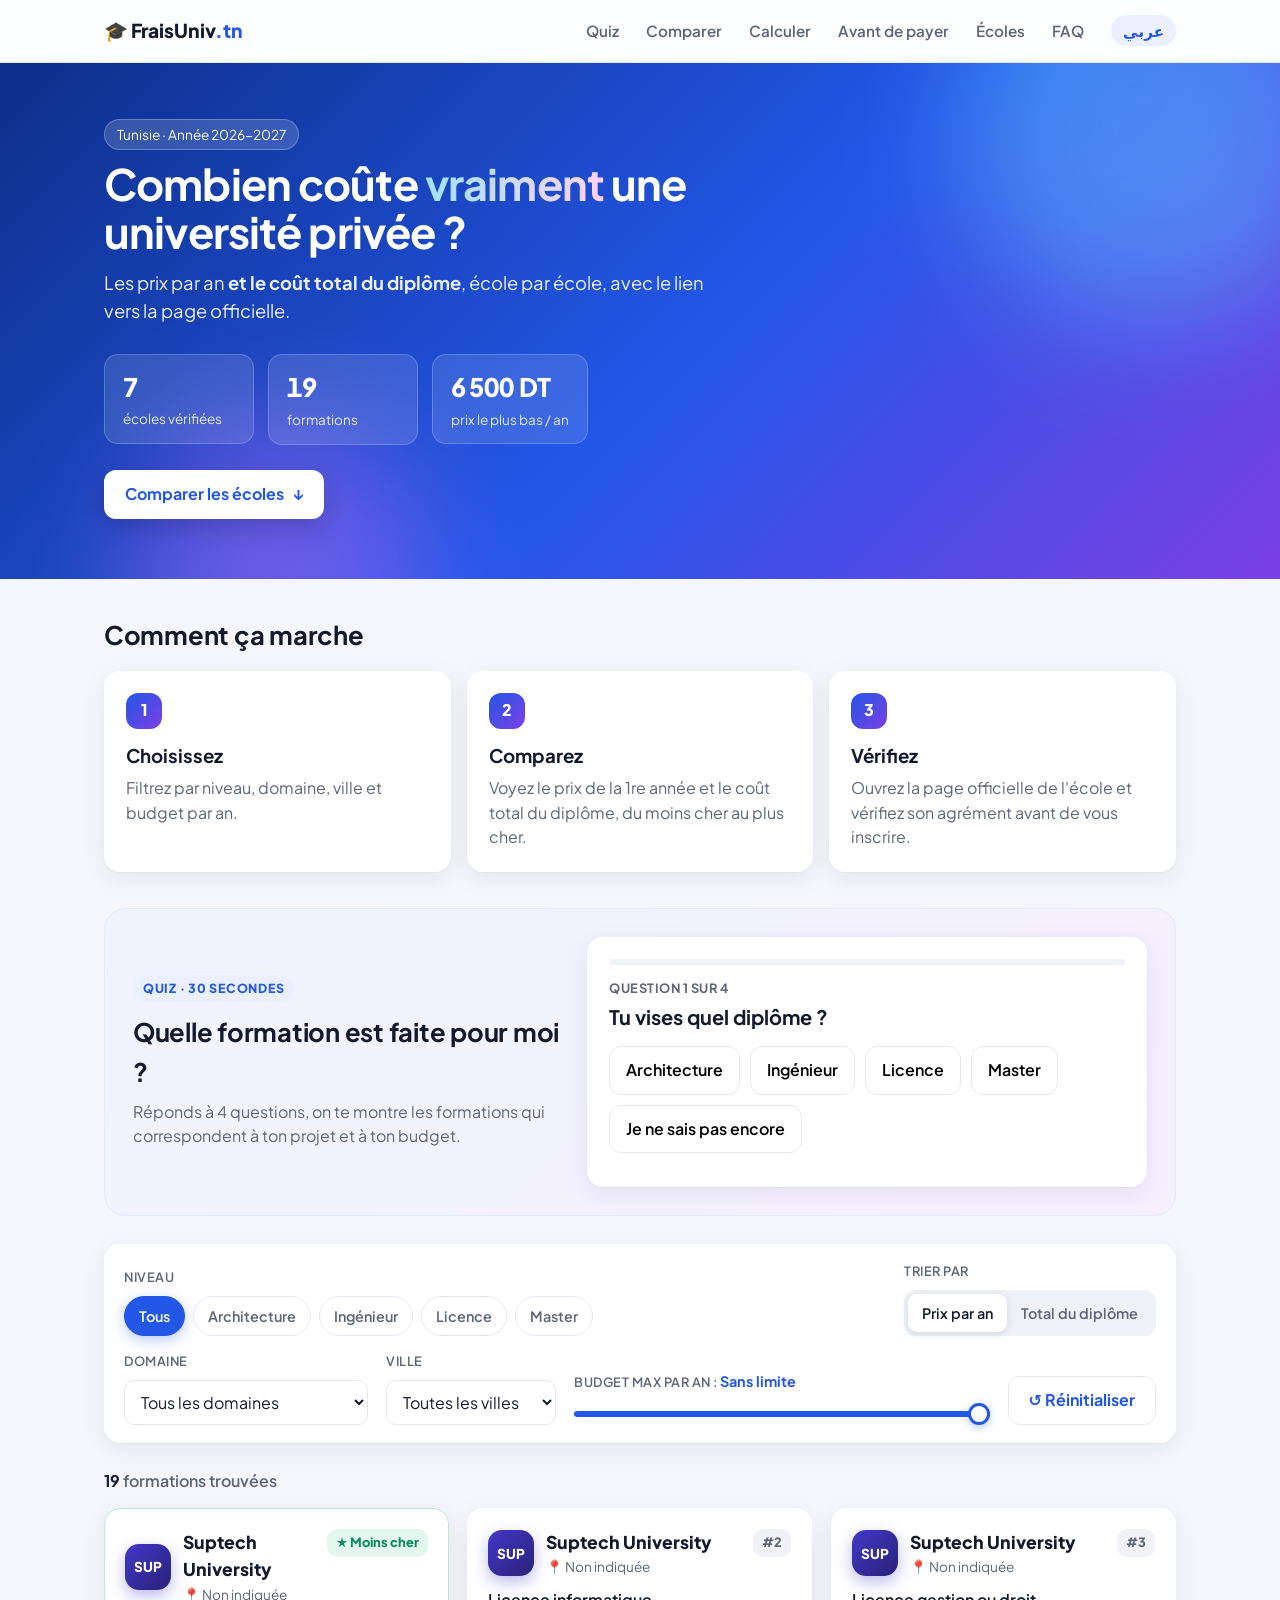
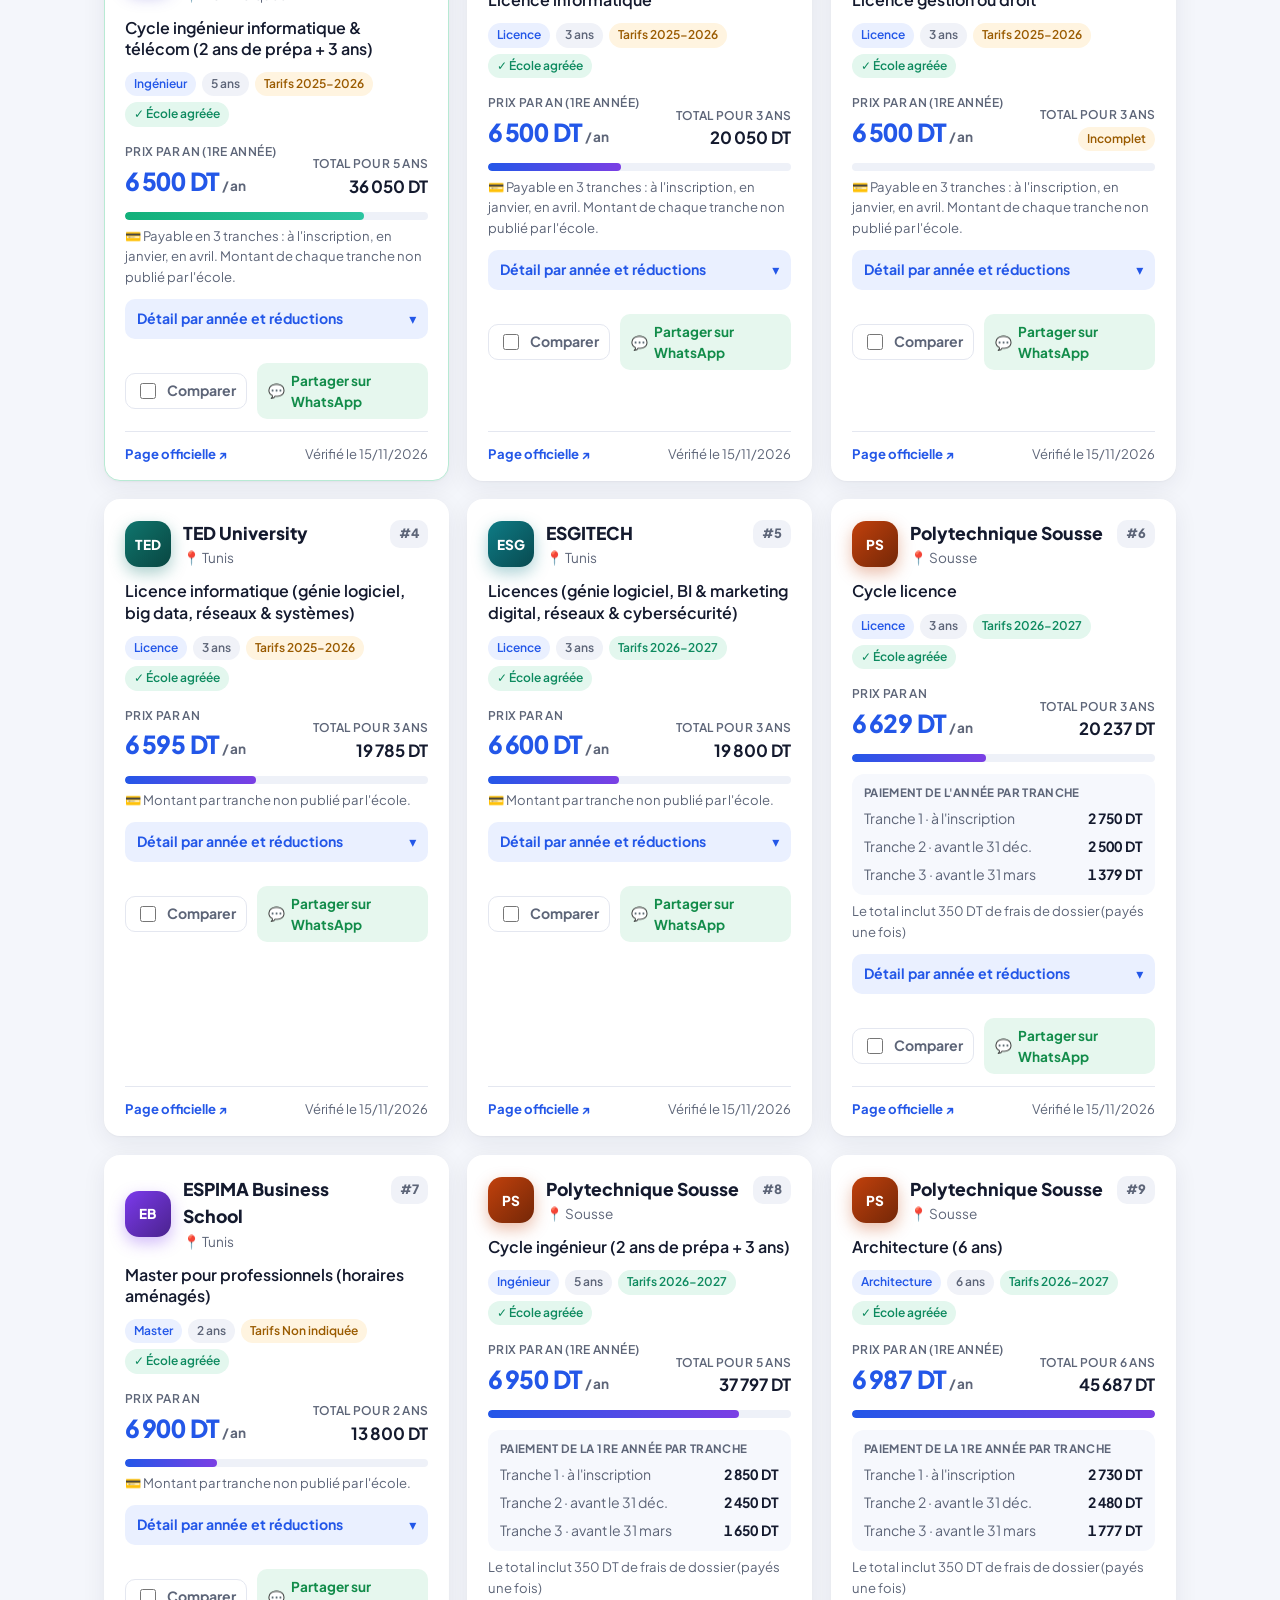
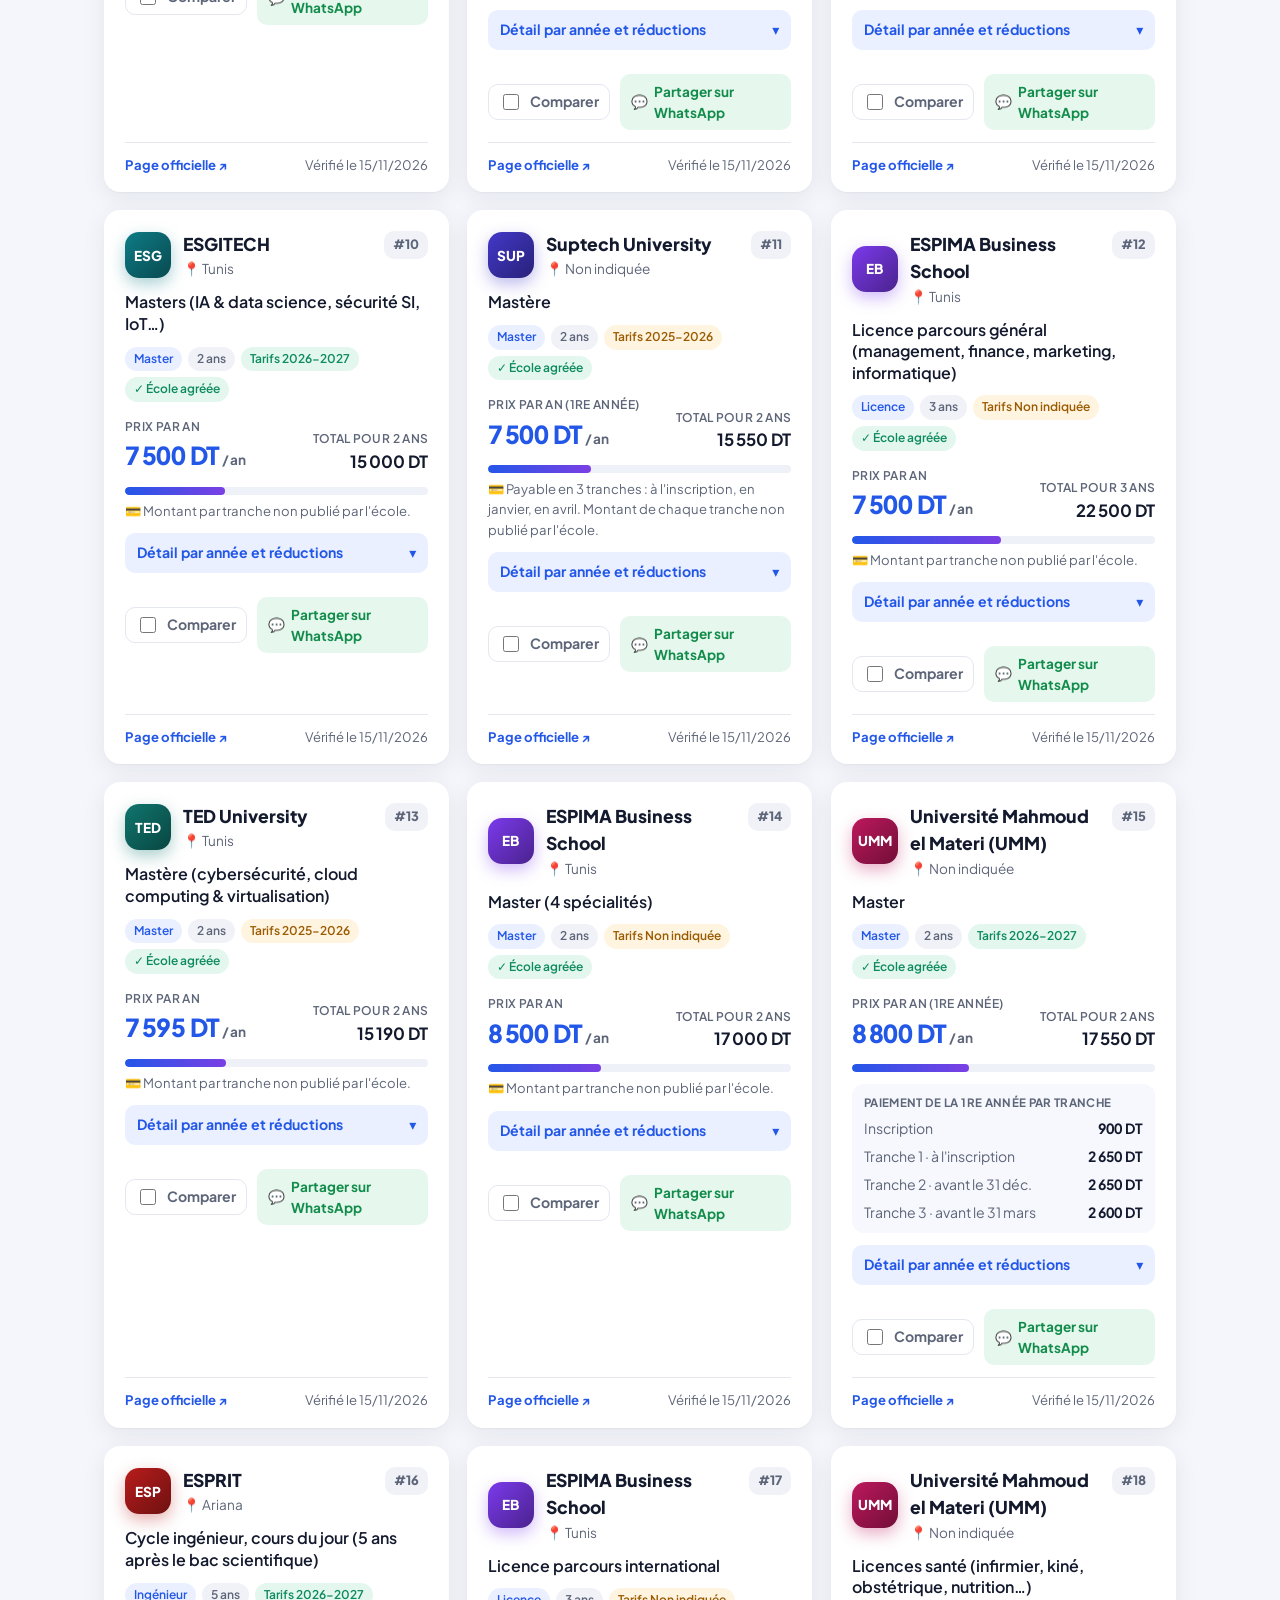
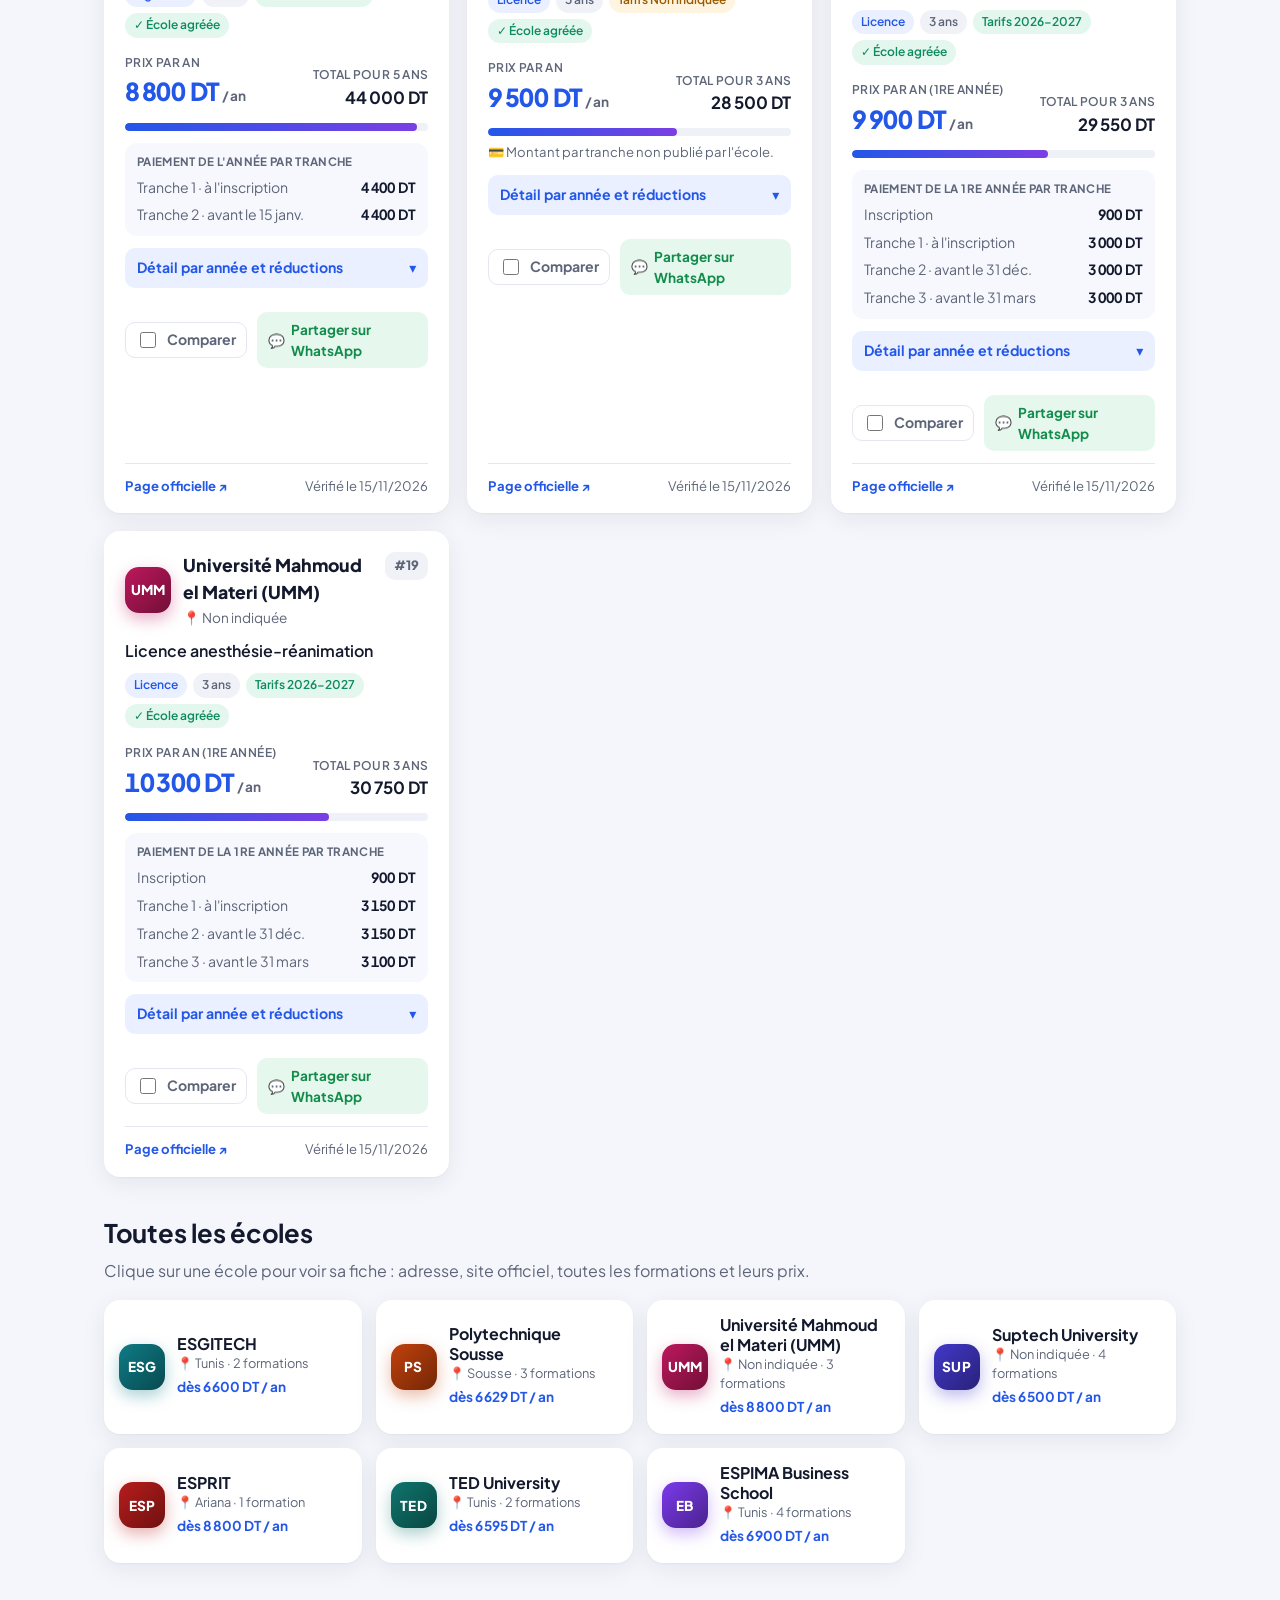
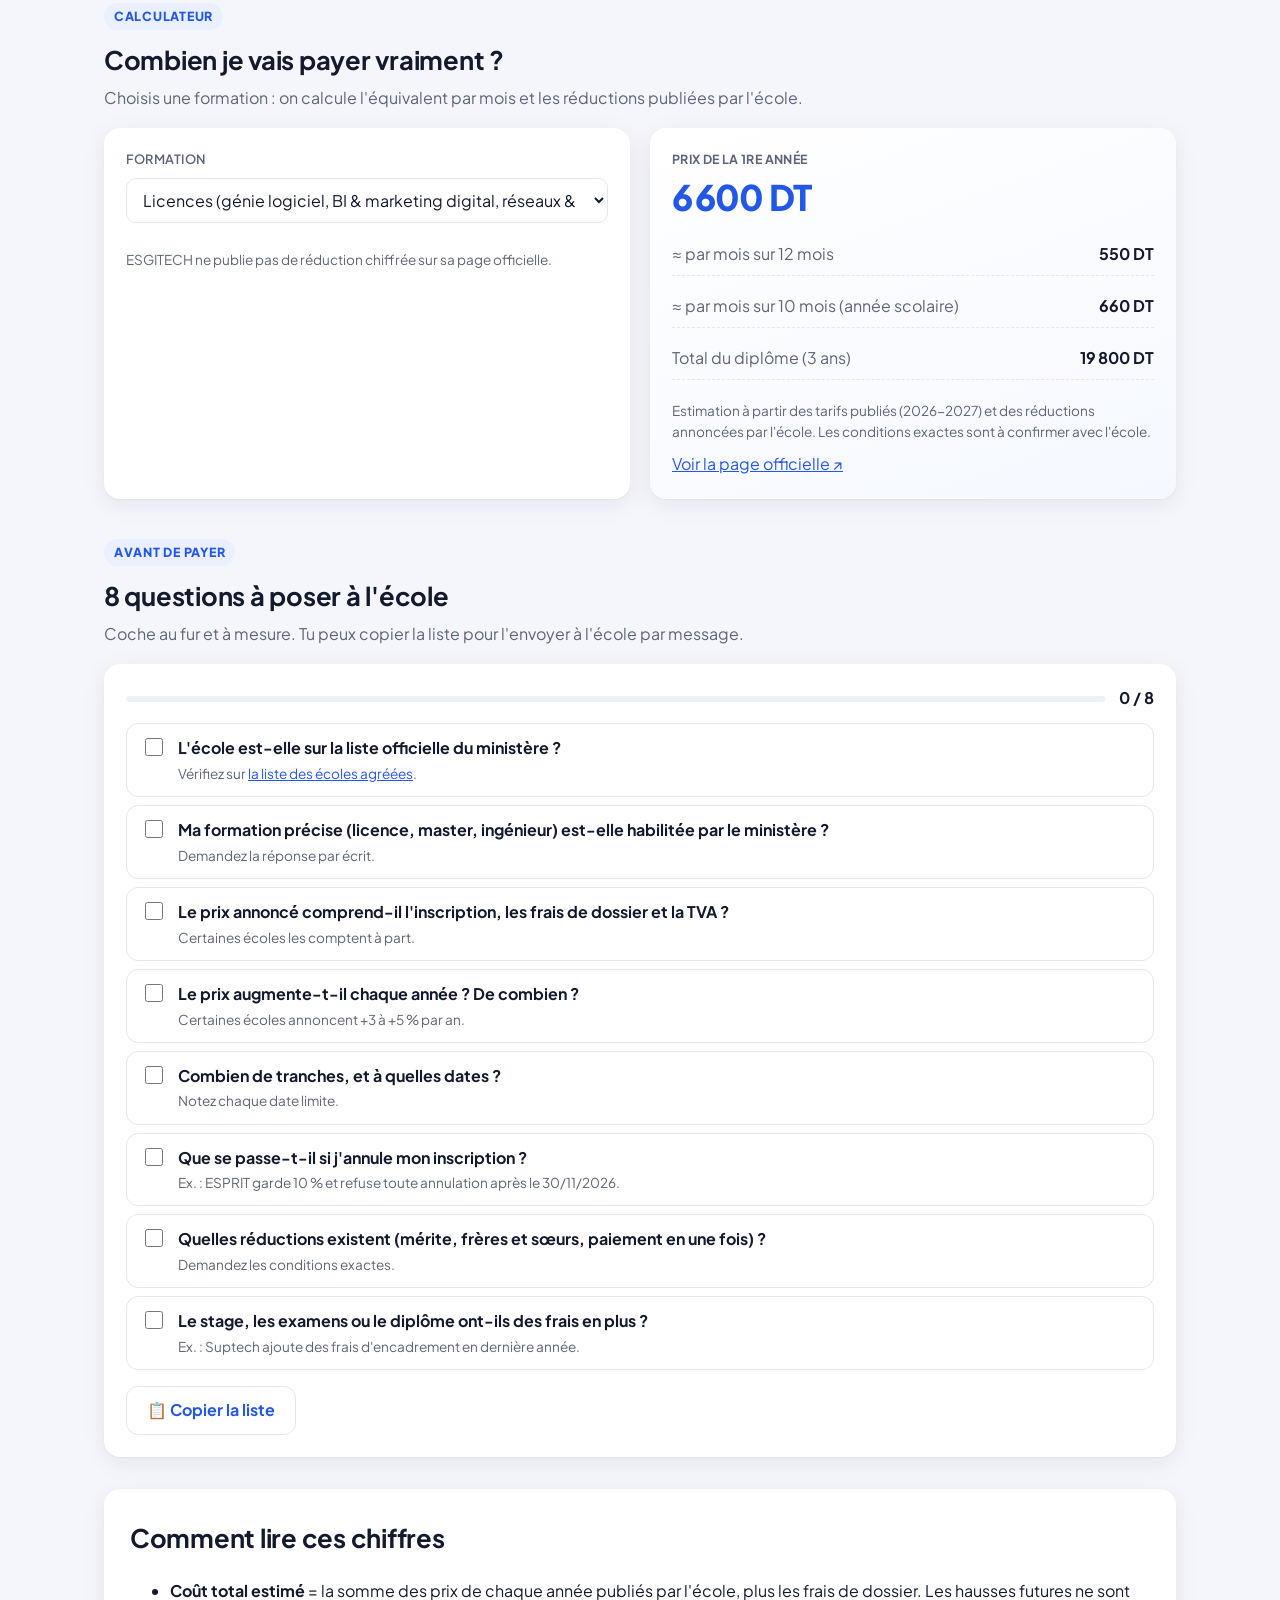
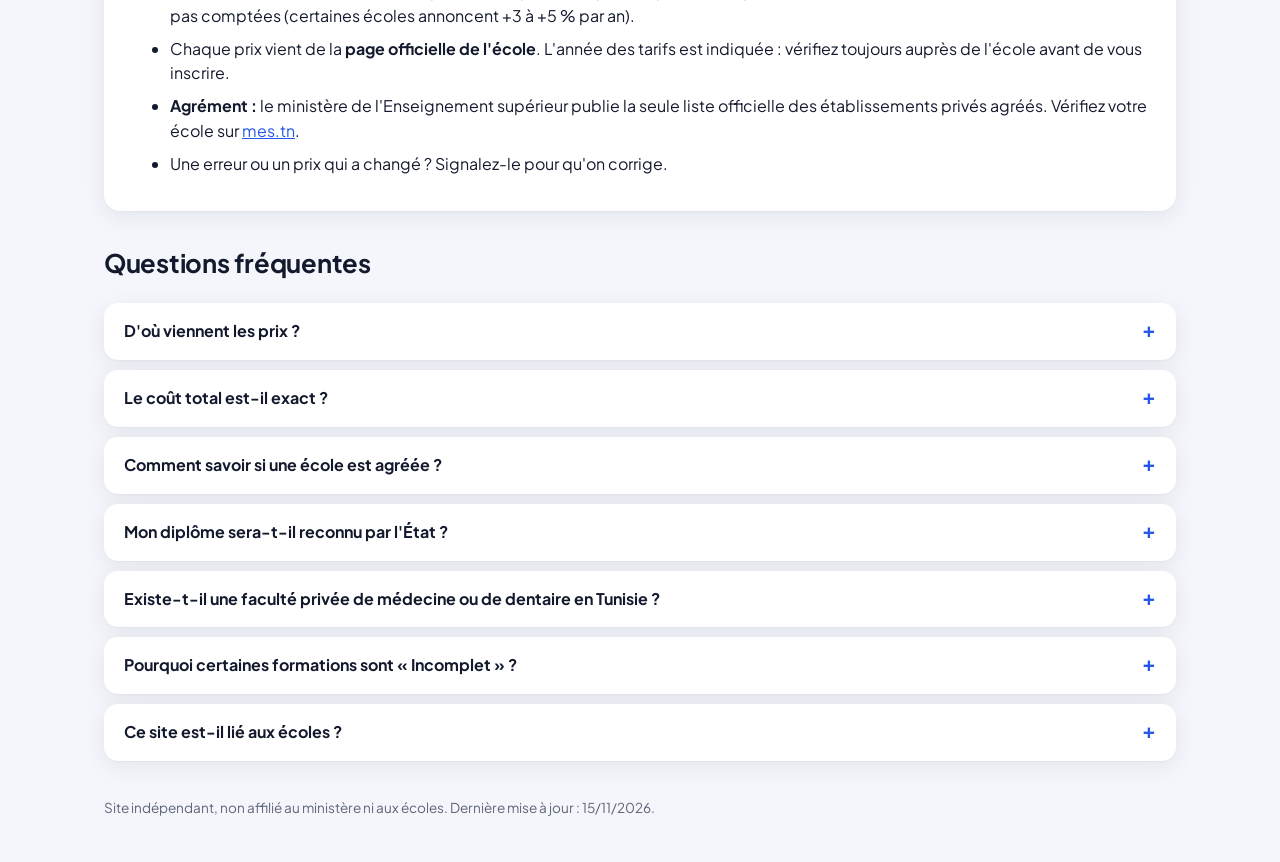
<file: index.html>
<!doctype html>
<html lang="fr">
<head>
  <meta charset="utf-8">
  <meta name="viewport" content="width=device-width, initial-scale=1">
  <title>Combien coûte l'université privée en Tunisie ? Comparateur des frais</title>
  <meta name="description" content="Comparez les frais de scolarité des universités privées en Tunisie : prix par an, coût total du diplôme, frais de dossier. Sources officielles et dates de mise à jour.">
  <meta property="og:title" content="Comparateur des frais des universités privées en Tunisie">
  <meta property="og:description" content="Prix par an, coût total du diplôme et sources officielles, école par école.">
  <meta property="og:type" content="website">
  <meta property="og:url" content="https://fraisuniv.github.io/">
  <meta property="og:locale" content="fr_TN">
  <meta name="twitter:card" content="summary">
  <link rel="canonical" href="https://fraisuniv.github.io/">
  <link rel="alternate" hreflang="fr" href="https://fraisuniv.github.io/">
  <link rel="alternate" hreflang="ar" href="https://fraisuniv.github.io/ar.html">
  <link rel="preconnect" href="https://fonts.googleapis.com">
  <link rel="preconnect" href="https://fonts.gstatic.com" crossorigin>
  <link href="https://fonts.googleapis.com/css2?family=Plus+Jakarta+Sans:wght@400;500;600;700;800&display=swap" rel="stylesheet">
  <link rel="stylesheet" href="css/style.css">
  <link rel="stylesheet" href="css/extras.css">
</head>
<body>
  <nav class="nav">
    <div class="wrap nav-in">
      <a href="#" class="logo">🎓 FraisUniv<span>.tn</span></a>
      <div class="nav-links">
        <a href="#quiz">Quiz</a>
        <a href="#comparer">Comparer</a>
        <a href="#calcul">Calculer</a>
        <a href="#avant">Avant de payer</a>
        <a href="#ecoles">Écoles</a>
        <a href="#faq">FAQ</a>
        <a href="ar.html" class="lang" lang="ar" hreflang="ar">عربي</a>
      </div>
    </div>
  </nav>

  <header class="hero">
    <div class="blob b1"></div><div class="blob b2"></div>
    <div class="wrap hero-in">
      <p class="tag">Tunisie · Année 2026-2027</p>
      <h1>Combien coûte <em>vraiment</em> une université privée&nbsp;?</h1>
      <p class="lead">Les prix par an <strong>et le coût total du diplôme</strong>, école par école, avec le lien vers la page officielle.</p>
      <div class="stats">
        <div class="stat"><b data-count id="s-ecoles">0</b><span>écoles vérifiées</span></div>
        <div class="stat"><b data-count id="s-form">0</b><span>formations</span></div>
        <div class="stat"><b id="s-min">—</b><span>prix le plus bas / an</span></div>
      </div>
      <a href="#comparer" class="btn btn-light">Comparer les écoles <span class="arrow">↓</span></a>
    </div>
  </header>

  <main class="wrap">
    <section id="comment" class="steps">
      <h2>Comment ça marche</h2>
      <div class="steps-grid">
        <div class="step"><span>1</span><h3>Choisissez</h3><p>Filtrez par niveau, domaine, ville et budget par an.</p></div>
        <div class="step"><span>2</span><h3>Comparez</h3><p>Voyez le prix de la 1re année et le coût total du diplôme, du moins cher au plus cher.</p></div>
        <div class="step"><span>3</span><h3>Vérifiez</h3><p>Ouvrez la page officielle de l'école et vérifiez son agrément avant de vous inscrire.</p></div>
      </div>
    </section>

    <section id="quiz" class="quiz">
      <div class="quiz-head">
        <span class="kicker">Quiz · 30 secondes</span>
        <h2>Quelle formation est faite pour moi ?</h2>
        <p>Réponds à 4 questions, on te montre les formations qui correspondent à ton projet et à ton budget.</p>
      </div>
      <div class="quiz-box">
        <div class="quiz-progress"><i id="q-bar"></i></div>
        <div id="q-step"></div>
      </div>
    </section>

    <section id="comparer" class="filters" aria-label="Filtres">
      <div class="f-row">
        <div class="f-group grow">
          <span class="f-label">Niveau</span>
          <div class="chips" id="f-niveau" role="radiogroup" aria-label="Niveau"></div>
        </div>
        <div class="f-group">
          <span class="f-label">Trier par</span>
          <div class="seg" id="f-tri" role="radiogroup" aria-label="Trier par">
            <button type="button" data-v="an" class="on" role="radio" aria-checked="true">Prix par an</button>
            <button type="button" data-v="total" role="radio" aria-checked="false">Total du diplôme</button>
            <span class="seg-pill"></span>
          </div>
        </div>
      </div>
      <div class="f-row">
        <label class="f-group">
          <span class="f-label">Domaine</span>
          <select id="f-domaine"><option value="">Tous les domaines</option></select>
        </label>
        <label class="f-group">
          <span class="f-label">Ville</span>
          <select id="f-ville"><option value="">Toutes les villes</option></select>
        </label>
        <label class="f-group grow">
          <span class="f-label">Budget max par an : <b id="budget-val">Sans limite</b></span>
          <input id="f-budget" type="range" step="100">
        </label>
        <button id="reset" class="btn btn-ghost" type="button">↺ Réinitialiser</button>
      </div>
    </section>

    <p id="count" class="count" aria-live="polite"></p>
    <div id="cards" class="cards"></div>


    <section id="ecoles" class="schools reveal">
      <h2>Toutes les écoles</h2>
      <p>Clique sur une école pour voir sa fiche : adresse, site officiel, toutes les formations et leurs prix.</p>
      <div id="school-grid" class="school-grid"></div>
    </section>

    <section id="calcul" class="calc reveal">
      <div class="calc-head">
        <span class="kicker">Calculateur</span>
        <h2>Combien je vais payer vraiment ?</h2>
        <p>Choisis une formation : on calcule l'équivalent par mois et les réductions publiées par l'école.</p>
      </div>
      <div class="calc-grid">
        <div class="calc-form">
          <label class="f-group"><span class="f-label">Formation</span><select id="c-form"></select></label>
          <div id="c-opts" class="c-opts"></div>
        </div>
        <div class="calc-res" id="c-res" aria-live="polite"></div>
      </div>
    </section>

    <section id="avant" class="check reveal">
      <div class="calc-head">
        <span class="kicker">Avant de payer</span>
        <h2>8 questions à poser à l'école</h2>
        <p>Coche au fur et à mesure. Tu peux copier la liste pour l'envoyer à l'école par message.</p>
      </div>
      <div class="check-box">
        <div class="check-top"><div class="quiz-progress"><i id="ck-bar"></i></div><b id="ck-count">0 / 8</b></div>
        <ul id="ck-list" class="ck-list"></ul>
        <button id="ck-copy" class="btn btn-ghost" type="button">📋 Copier la liste</button>
      </div>
    </section>

    <section class="info reveal">
      <h2>Comment lire ces chiffres</h2>
      <ul>
        <li><strong>Coût total estimé</strong> = la somme des prix de chaque année publiés par l'école, plus les frais de dossier. Les hausses futures ne sont pas comptées (certaines écoles annoncent +3 à +5 % par an).</li>
        <li>Chaque prix vient de la <strong>page officielle de l'école</strong>. L'année des tarifs est indiquée : vérifiez toujours auprès de l'école avant de vous inscrire.</li>
        <li><strong>Agrément :</strong> le ministère de l'Enseignement supérieur publie la seule liste officielle des établissements privés agréés. Vérifiez votre école sur <a href="https://www.mes.tn" target="_blank" rel="noopener">mes.tn</a>.</li>
        <li>Une erreur ou un prix qui a changé ? Signalez-le pour qu'on corrige.</li>
      </ul>
    </section>

    <section id="faq" class="faq reveal">
      <h2>Questions fréquentes</h2>
      <details><summary>D'où viennent les prix ?</summary><p>Chaque prix est copié depuis la page officielle de l'école (lien « Page officielle » sur chaque carte). La date de notre vérification est indiquée.</p></details>
      <details><summary>Le coût total est-il exact ?</summary><p>C'est une estimation : la somme des prix publiés pour chaque année, plus les frais de dossier. Les hausses futures ne sont pas comptées, et certaines écoles annoncent des augmentations chaque année.</p></details>
      <details><summary>Comment savoir si une école est agréée ?</summary><p>Le ministère de l'Enseignement supérieur publie la liste officielle des établissements privés agréés sur <a href="https://www.mes.tn" target="_blank" rel="noopener">mes.tn</a>. Vérifiez toujours votre école dans cette liste.</p></details>
      <details><summary>Mon diplôme sera-t-il reconnu par l'État ?</summary><p>Selon le ministère, seules les écoles privées <strong>agréées</strong> peuvent délivrer des diplômes universitaires reconnus et pouvant obtenir une équivalence. Chaque école du comparateur a été vérifiée sur la <a href="https://www.mes.tn/image.php?id=20985" target="_blank" rel="noopener">liste officielle 2025-2026</a> (badge « ✓ École agréée »). Pour un diplôme d'ingénieur, il existe une <a href="https://www.mes.tn/image.php?id=21192" target="_blank" rel="noopener">liste à part</a>. Avant de payer, demandez aussi à l'école si la formation précise que vous visez (licence, master) est habilitée par le ministère. Source : <a href="https://www.mes.tn/page.php?code_menu=147&code_menu_parent=54" target="_blank" rel="noopener">mes.tn</a>.</p></details>
      <details><summary>Existe-t-il une faculté privée de médecine ou de dentaire en Tunisie ?</summary><p>En avril 2019, le ministère a annoncé avoir rejeté toutes les demandes et qu'aucune université privée de médecine ou de médecine dentaire ne serait autorisée (<a href="https://www.webdo.tn/fr/actualite/national/aucune-universite-privee-en-medecine-ne-verra-le-jour-assure-le-ministere-de-lenseignement-superieur/150460/" target="_blank" rel="noopener">Webdo, 15/04/2019</a>). Nous n'avons pas trouvé d'annonce contraire depuis. Les écoles privées de santé proposent des formations <strong>paramédicales</strong> (infirmier, kiné, sage-femme…). Méfiez-vous des offres qui promettent un diplôme de médecin dans une école privée en Tunisie.</p></details>
      <details><summary>Pourquoi certaines formations sont « Incomplet » ?</summary><p>L'école ne publie pas le prix de toutes les années. Nous n'inventons aucun chiffre : contactez l'école pour le montant manquant.</p></details>
      <details><summary>Ce site est-il lié aux écoles ?</summary><p>Non. Le site est indépendant et classe les écoles par prix, pas selon qui paie.</p></details>
    </section>
  </main>

  <footer class="wrap foot">
    <p>Site indépendant, non affilié au ministère ni aux écoles. Dernière mise à jour : <span id="maj"></span>.</p>
  </footer>

  <div id="cmp-bar" class="cmp-bar" hidden>
    <span id="cmp-txt"></span>
    <button id="cmp-clear" class="btn btn-ghost" type="button">Vider</button>
    <button id="cmp-open" class="btn btn-primary" type="button">Comparer</button>
  </div>
  <div id="cmp-modal" class="modal" hidden role="dialog" aria-modal="true" aria-labelledby="cmp-title">
    <div class="modal-box">
      <div class="modal-head"><h2 id="cmp-title">Comparaison</h2><button id="cmp-close" class="x" type="button" aria-label="Fermer">✕</button></div>
      <div class="modal-body" id="cmp-body"></div>
    </div>
  </div>

  <script src="js/i18n.js"></script>
  <script src="js/data.js"></script>
  <script src="js/app.js"></script>
  <script src="js/extras.js"></script>
</body>
</html>
</file>
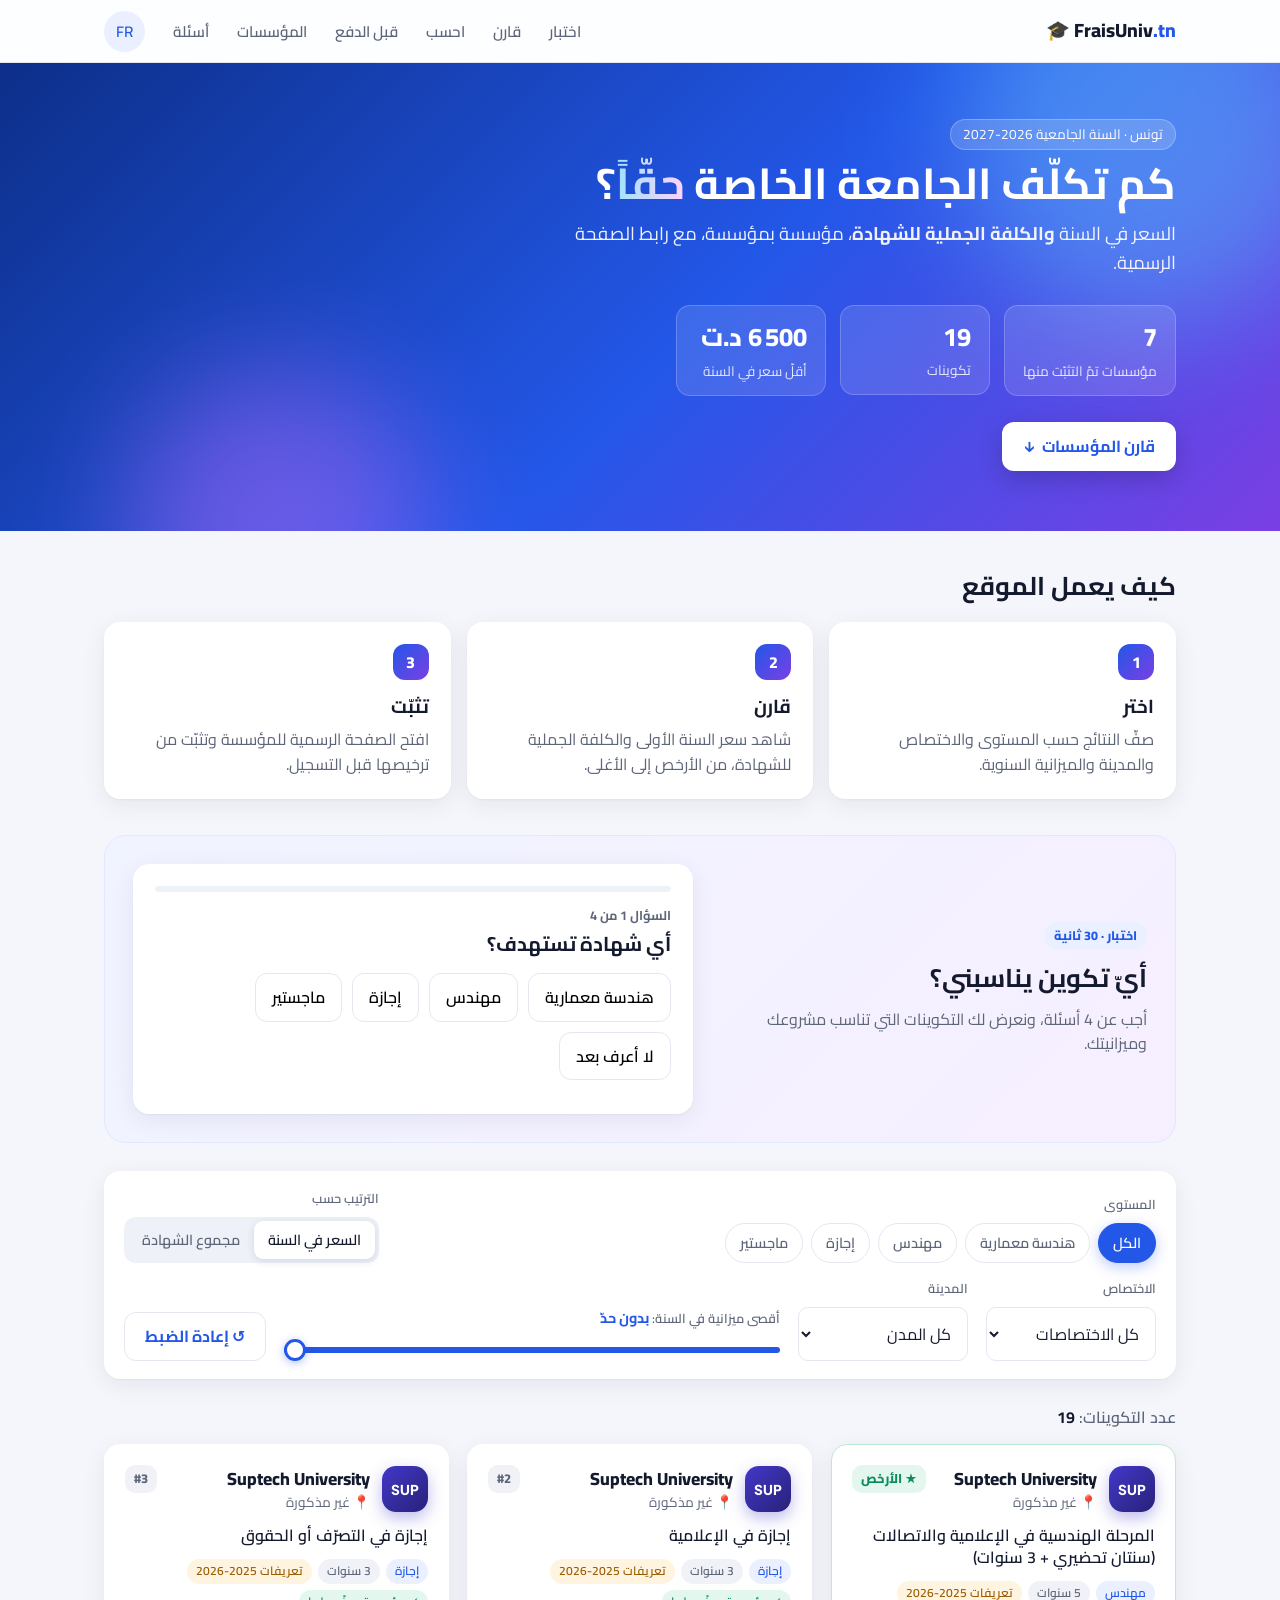
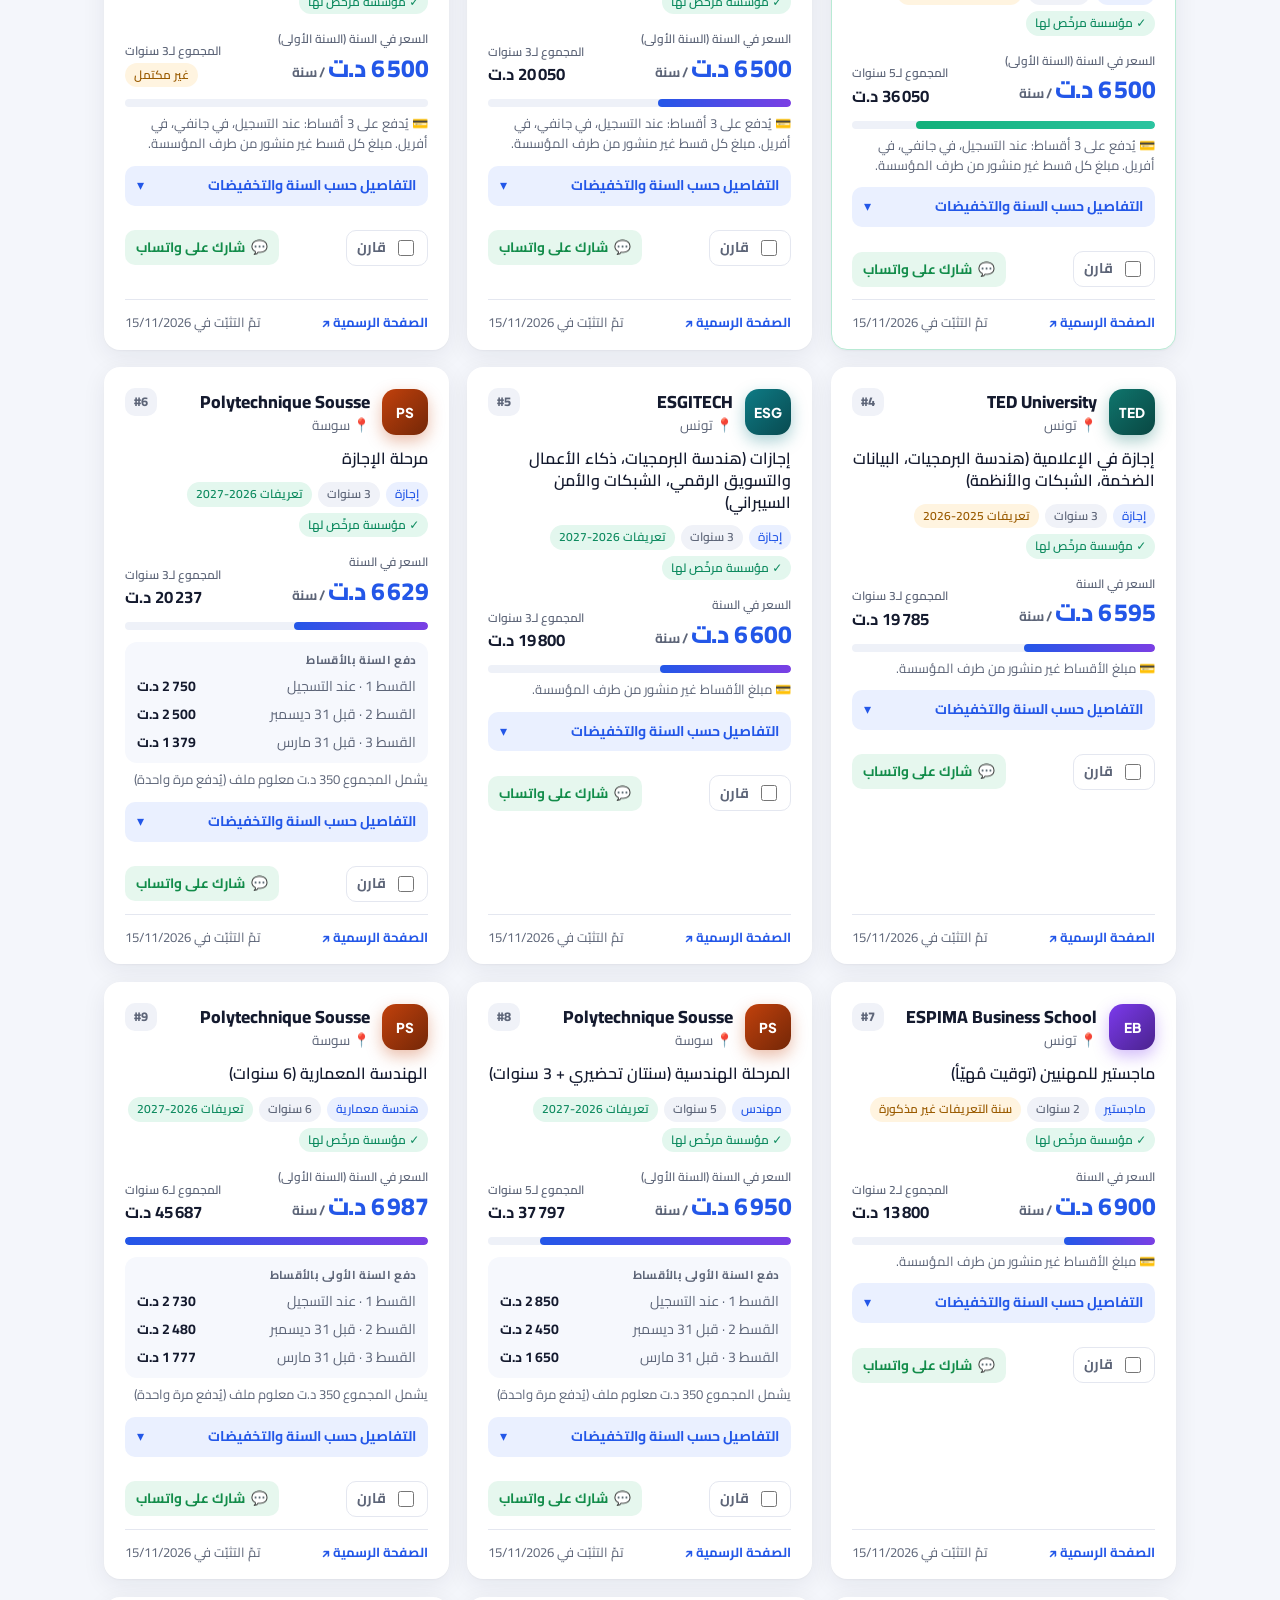
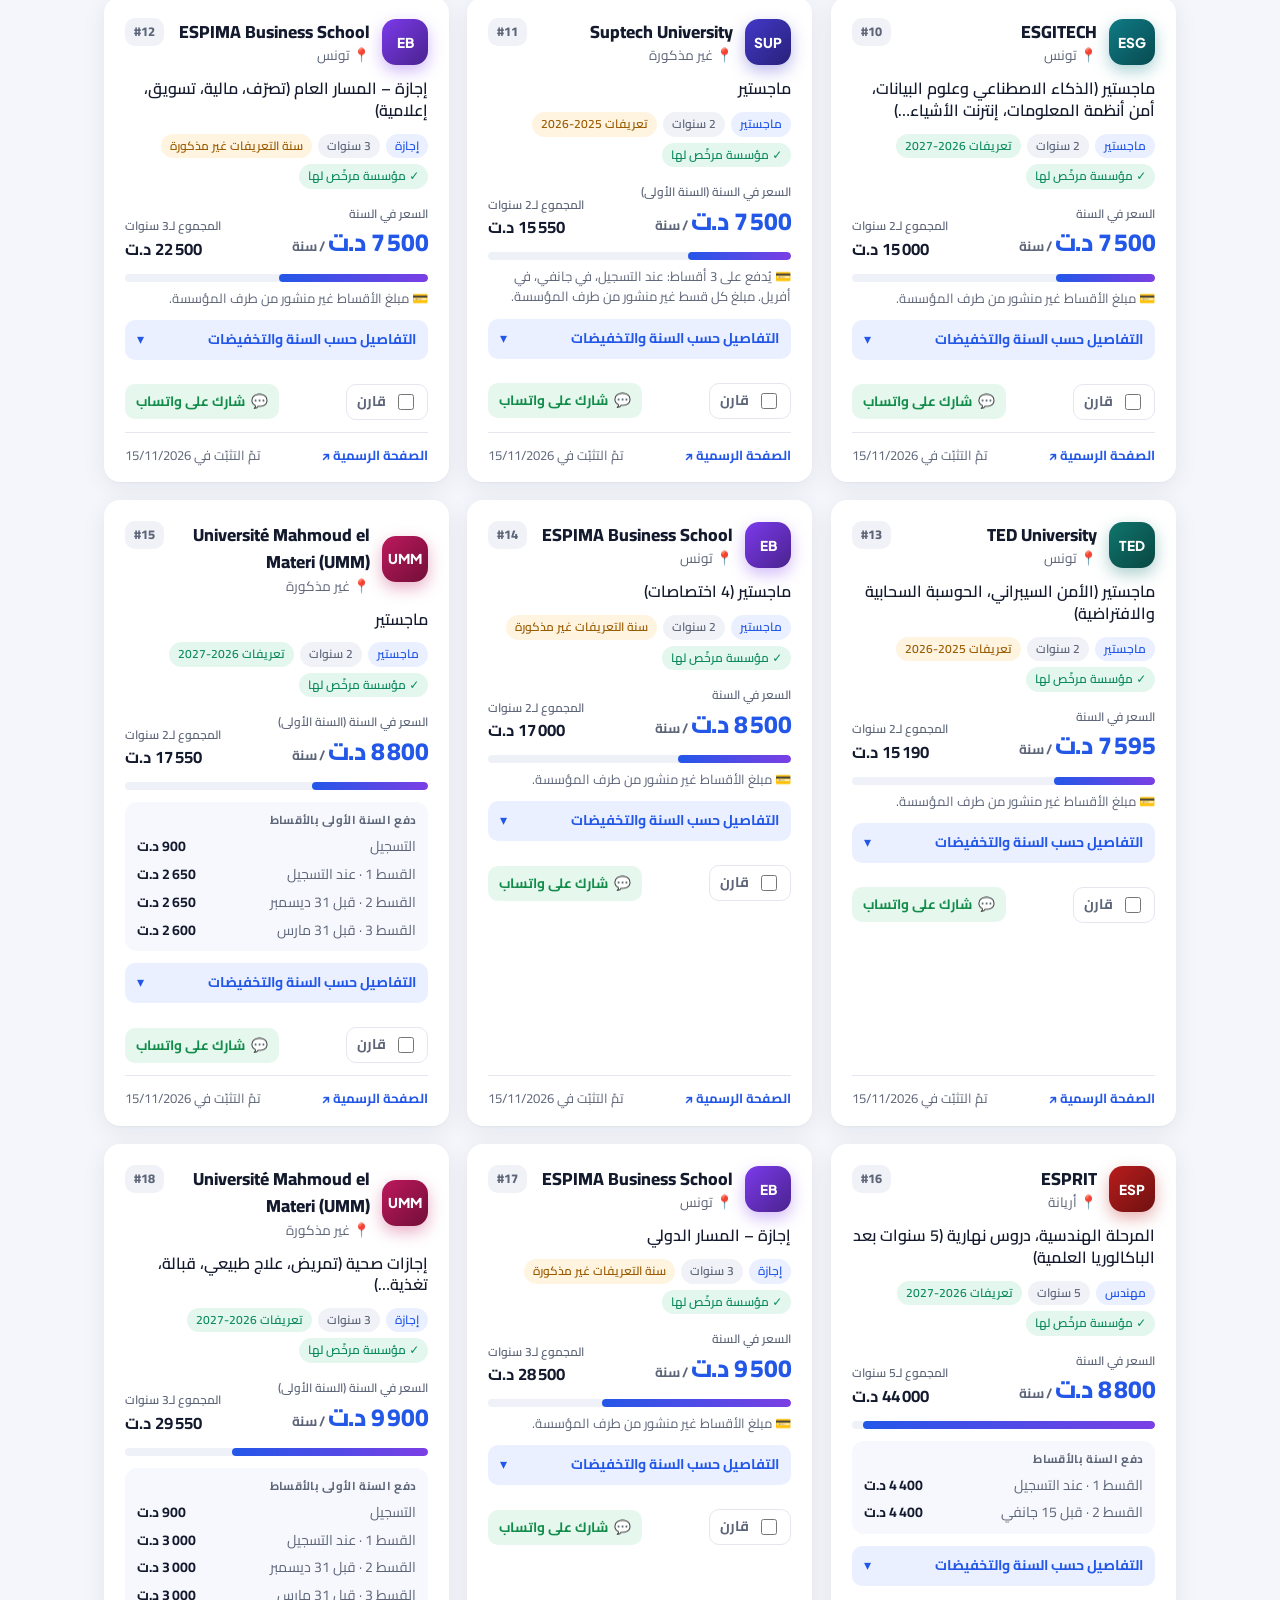
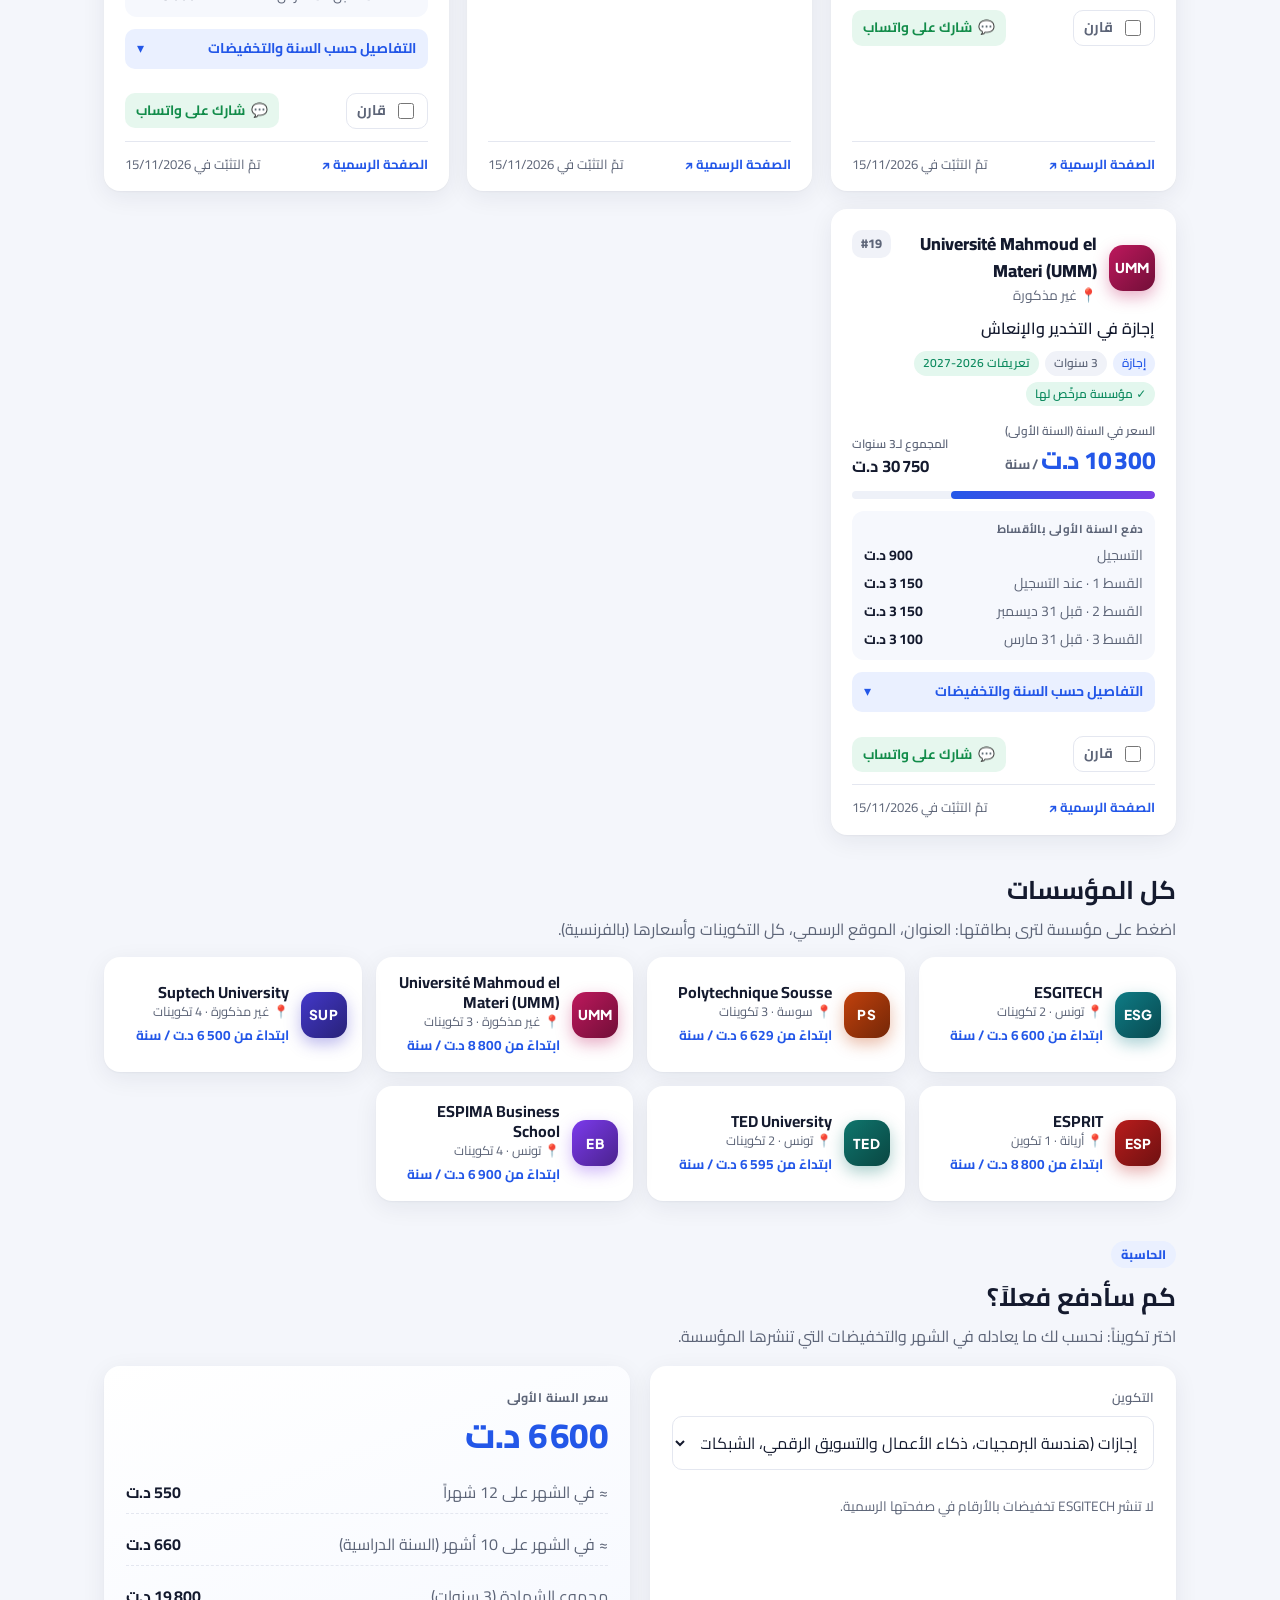
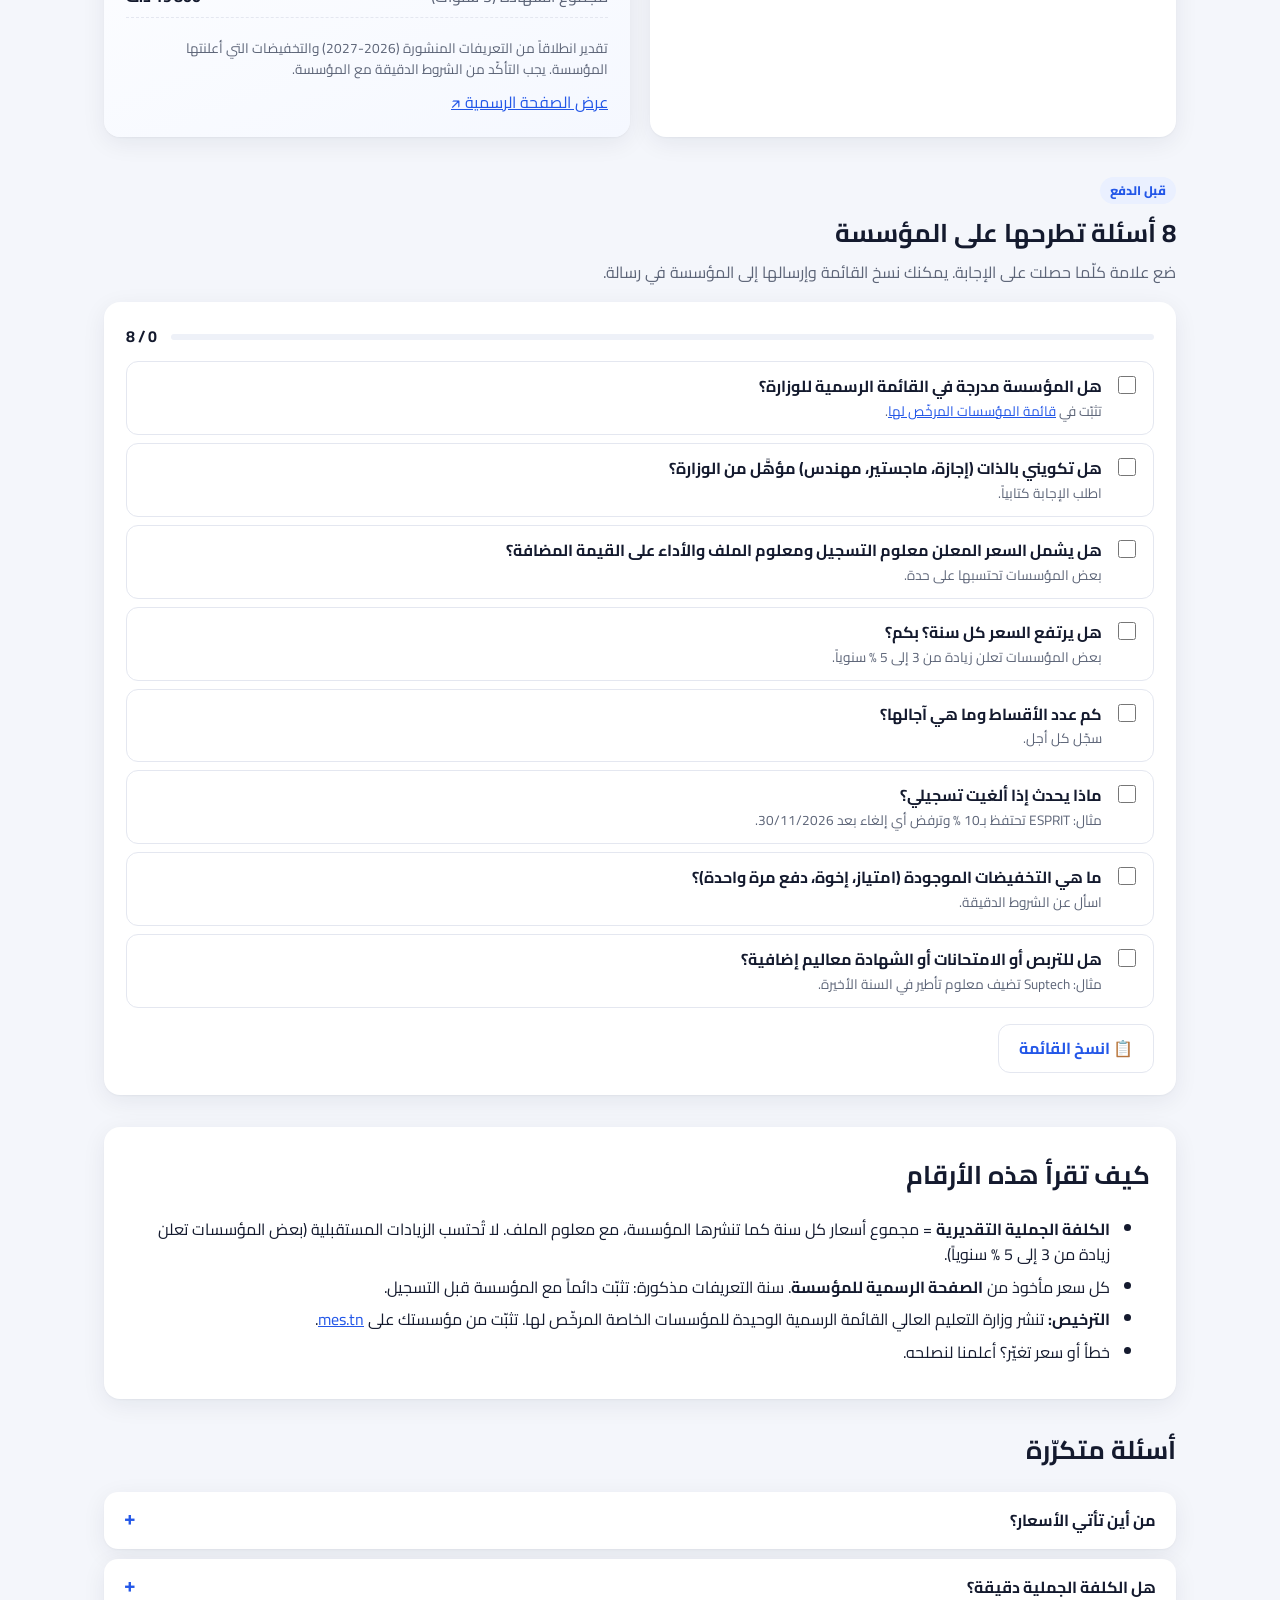
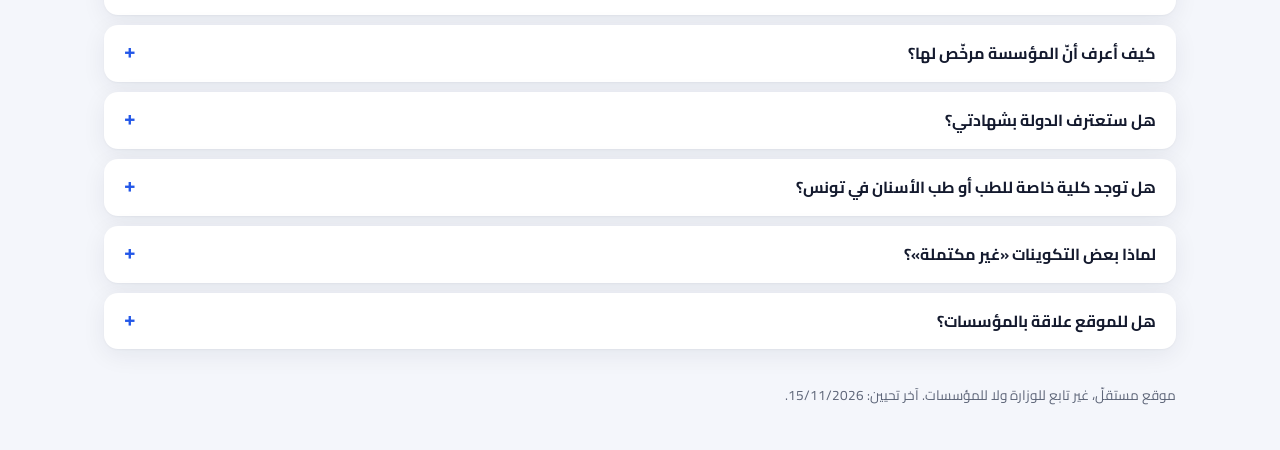
<file: ar.html>
<!doctype html>
<html lang="ar" dir="rtl">
<head>
  <meta charset="utf-8">
  <meta name="viewport" content="width=device-width, initial-scale=1">
  <title>كم تكلّف الجامعة الخاصة في تونس؟ مقارنة معاليم الدراسة</title>
  <meta name="description" content="قارن معاليم الدراسة في الجامعات والمدارس الخاصة في تونس: السعر في السنة، الكلفة الجملية للشهادة، الأقساط، والمصادر الرسمية مع تاريخ التحيين.">
  <meta property="og:title" content="مقارنة معاليم الجامعات الخاصة في تونس">
  <meta property="og:description" content="السعر في السنة، مجموع الشهادة والمصادر الرسمية، مؤسسة بمؤسسة.">
  <meta property="og:type" content="website">
  <meta property="og:url" content="https://fraisuniv.github.io/ar.html">
  <meta property="og:locale" content="ar_TN">
  <meta name="twitter:card" content="summary">
  <link rel="canonical" href="https://fraisuniv.github.io/ar.html">
  <link rel="alternate" hreflang="fr" href="https://fraisuniv.github.io/">
  <link rel="alternate" hreflang="ar" href="https://fraisuniv.github.io/ar.html">
  <link rel="preconnect" href="https://fonts.googleapis.com">
  <link rel="preconnect" href="https://fonts.gstatic.com" crossorigin>
  <link href="https://fonts.googleapis.com/css2?family=Cairo:wght@400;500;600;700;800&family=Plus+Jakarta+Sans:wght@400;600;800&display=swap" rel="stylesheet">
  <link rel="stylesheet" href="css/style.css">
  <link rel="stylesheet" href="css/extras.css">
</head>
<body>
  <nav class="nav">
    <div class="wrap nav-in">
      <a href="#" class="logo" dir="ltr">🎓 FraisUniv<span>.tn</span></a>
      <div class="nav-links">
        <a href="#quiz">اختبار</a>
        <a href="#comparer">قارن</a>
        <a href="#calcul">احسب</a>
        <a href="#avant">قبل الدفع</a>
        <a href="#ecoles">المؤسسات</a>
        <a href="#faq">أسئلة</a>
        <a href="./" class="lang" lang="fr" hreflang="fr">FR</a>
      </div>
    </div>
  </nav>

  <header class="hero">
    <div class="blob b1"></div><div class="blob b2"></div>
    <div class="wrap hero-in">
      <p class="tag">تونس · السنة الجامعية 2026-2027</p>
      <h1>كم تكلّف الجامعة الخاصة <em>حقّاً</em>؟</h1>
      <p class="lead">السعر في السنة <strong>والكلفة الجملية للشهادة</strong>، مؤسسة بمؤسسة، مع رابط الصفحة الرسمية.</p>
      <div class="stats">
        <div class="stat"><b data-count id="s-ecoles">0</b><span>مؤسسات تمّ التثبّت منها</span></div>
        <div class="stat"><b data-count id="s-form">0</b><span>تكوينات</span></div>
        <div class="stat"><b id="s-min">—</b><span>أقلّ سعر في السنة</span></div>
      </div>
      <a href="#comparer" class="btn btn-light">قارن المؤسسات <span class="arrow">↓</span></a>
    </div>
  </header>

  <main class="wrap">
    <section id="comment" class="steps">
      <h2>كيف يعمل الموقع</h2>
      <div class="steps-grid">
        <div class="step"><span>1</span><h3>اختر</h3><p>صفِّ النتائج حسب المستوى والاختصاص والمدينة والميزانية السنوية.</p></div>
        <div class="step"><span>2</span><h3>قارن</h3><p>شاهد سعر السنة الأولى والكلفة الجملية للشهادة، من الأرخص إلى الأغلى.</p></div>
        <div class="step"><span>3</span><h3>تثبّت</h3><p>افتح الصفحة الرسمية للمؤسسة وتثبّت من ترخيصها قبل التسجيل.</p></div>
      </div>
    </section>

    <section id="quiz" class="quiz">
      <div class="quiz-head">
        <span class="kicker">اختبار · 30 ثانية</span>
        <h2>أيّ تكوين يناسبني؟</h2>
        <p>أجب عن 4 أسئلة، ونعرض لك التكوينات التي تناسب مشروعك وميزانيتك.</p>
      </div>
      <div class="quiz-box">
        <div class="quiz-progress"><i id="q-bar"></i></div>
        <div id="q-step"></div>
      </div>
    </section>

    <section id="comparer" class="filters" aria-label="التصفية">
      <div class="f-row">
        <div class="f-group grow">
          <span class="f-label">المستوى</span>
          <div class="chips" id="f-niveau" role="radiogroup" aria-label="المستوى"></div>
        </div>
        <div class="f-group">
          <span class="f-label">الترتيب حسب</span>
          <div class="seg" id="f-tri" role="radiogroup" aria-label="الترتيب حسب">
            <button type="button" data-v="an" class="on" role="radio" aria-checked="true">السعر في السنة</button>
            <button type="button" data-v="total" role="radio" aria-checked="false">مجموع الشهادة</button>
            <span class="seg-pill"></span>
          </div>
        </div>
      </div>
      <div class="f-row">
        <label class="f-group">
          <span class="f-label">الاختصاص</span>
          <select id="f-domaine"><option value="">كل الاختصاصات</option></select>
        </label>
        <label class="f-group">
          <span class="f-label">المدينة</span>
          <select id="f-ville"><option value="">كل المدن</option></select>
        </label>
        <label class="f-group grow">
          <span class="f-label">أقصى ميزانية في السنة: <b id="budget-val">بدون حدّ</b></span>
          <input id="f-budget" type="range" step="100">
        </label>
        <button id="reset" class="btn btn-ghost" type="button">↺ إعادة الضبط</button>
      </div>
    </section>

    <p id="count" class="count" aria-live="polite"></p>
    <div id="cards" class="cards"></div>

    <section id="ecoles" class="schools reveal">
      <h2>كل المؤسسات</h2>
      <p>اضغط على مؤسسة لترى بطاقتها: العنوان، الموقع الرسمي، كل التكوينات وأسعارها (بالفرنسية).</p>
      <div id="school-grid" class="school-grid"></div>
    </section>

    <section id="calcul" class="calc reveal">
      <div class="calc-head">
        <span class="kicker">الحاسبة</span>
        <h2>كم سأدفع فعلاً؟</h2>
        <p>اختر تكويناً: نحسب لك ما يعادله في الشهر والتخفيضات التي تنشرها المؤسسة.</p>
      </div>
      <div class="calc-grid">
        <div class="calc-form">
          <label class="f-group"><span class="f-label">التكوين</span><select id="c-form"></select></label>
          <div id="c-opts" class="c-opts"></div>
        </div>
        <div class="calc-res" id="c-res" aria-live="polite"></div>
      </div>
    </section>

    <section id="avant" class="check reveal">
      <div class="calc-head">
        <span class="kicker">قبل الدفع</span>
        <h2>8 أسئلة تطرحها على المؤسسة</h2>
        <p>ضع علامة كلّما حصلت على الإجابة. يمكنك نسخ القائمة وإرسالها إلى المؤسسة في رسالة.</p>
      </div>
      <div class="check-box">
        <div class="check-top"><div class="quiz-progress"><i id="ck-bar"></i></div><b id="ck-count">0 / 8</b></div>
        <ul id="ck-list" class="ck-list"></ul>
        <button id="ck-copy" class="btn btn-ghost" type="button">📋 انسخ القائمة</button>
      </div>
    </section>

    <section class="info reveal">
      <h2>كيف تقرأ هذه الأرقام</h2>
      <ul>
        <li><strong>الكلفة الجملية التقديرية</strong> = مجموع أسعار كل سنة كما تنشرها المؤسسة، مع معلوم الملف. لا تُحتسب الزيادات المستقبلية (بعض المؤسسات تعلن زيادة من 3 إلى 5 % سنوياً).</li>
        <li>كل سعر مأخوذ من <strong>الصفحة الرسمية للمؤسسة</strong>. سنة التعريفات مذكورة: تثبّت دائماً مع المؤسسة قبل التسجيل.</li>
        <li><strong>الترخيص:</strong> تنشر وزارة التعليم العالي القائمة الرسمية الوحيدة للمؤسسات الخاصة المرخّص لها. تثبّت من مؤسستك على <a href="https://www.mes.tn" target="_blank" rel="noopener">mes.tn</a>.</li>
        <li>خطأ أو سعر تغيّر؟ أعلمنا لنصلحه.</li>
      </ul>
    </section>

    <section id="faq" class="faq reveal">
      <h2>أسئلة متكرّرة</h2>
      <details><summary>من أين تأتي الأسعار؟</summary><p>كل سعر منقول من الصفحة الرسمية للمؤسسة (رابط «الصفحة الرسمية» في كل بطاقة)، مع تاريخ تثبّتنا منه.</p></details>
      <details><summary>هل الكلفة الجملية دقيقة؟</summary><p>هي تقدير: مجموع الأسعار المنشورة لكل سنة مع معلوم الملف. لا تُحتسب الزيادات المستقبلية، وبعض المؤسسات تعلن زيادات كل سنة.</p></details>
      <details><summary>كيف أعرف أنّ المؤسسة مرخّص لها؟</summary><p>تنشر وزارة التعليم العالي القائمة الرسمية للمؤسسات الخاصة المرخّص لها على <a href="https://www.mes.tn" target="_blank" rel="noopener">mes.tn</a>. تثبّت دائماً من مؤسستك في هذه القائمة.</p></details>
      <details><summary>هل ستعترف الدولة بشهادتي؟</summary><p>حسب الوزارة، المؤسسات الخاصة <strong>المرخّص لها</strong> وحدها مؤهّلة لإسناد شهادات جامعية معترف بها وقابلة للمعادلة. تمّ التثبّت من كل مؤسسة في الموقع في <a href="https://www.mes.tn/image.php?id=20985" target="_blank" rel="noopener">القائمة الرسمية 2025-2026</a> (شارة «✓ مؤسسة مرخّص لها»). بالنسبة لشهادة المهندس توجد <a href="https://www.mes.tn/image.php?id=21192" target="_blank" rel="noopener">قائمة خاصة</a>. قبل الدفع، اسأل المؤسسة أيضاً إن كان التكوين الذي تريده بالذات (إجازة، ماجستير) مؤهَّلاً من الوزارة. المصدر: <a href="https://www.mes.tn/page.php?code_menu=147&code_menu_parent=54" target="_blank" rel="noopener">mes.tn</a>.</p></details>
      <details><summary>هل توجد كلية خاصة للطب أو طب الأسنان في تونس؟</summary><p>في أفريل 2019، أعلنت الوزارة أنها رفضت كل المطالب وأنه لن يُرخَّص لأي جامعة خاصة في الطب أو طب الأسنان (<a href="https://www.webdo.tn/fr/actualite/national/aucune-universite-privee-en-medecine-ne-verra-le-jour-assure-le-ministere-de-lenseignement-superieur/150460/" target="_blank" rel="noopener">Webdo، 15/04/2019</a>). لم نجد إعلاناً مخالفاً منذ ذلك الحين. المؤسسات الخاصة في مجال الصحة تقدّم تكوينات <strong>شبه طبية</strong> (تمريض، علاج طبيعي، قبالة…). احذر من العروض التي تعدك بشهادة طبيب في مؤسسة خاصة في تونس.</p></details>
      <details><summary>لماذا بعض التكوينات «غير مكتملة»؟</summary><p>لا تنشر المؤسسة أسعار كل السنوات. لا نخترع أي رقم: اتصل بالمؤسسة لمعرفة المبلغ الناقص.</p></details>
      <details><summary>هل للموقع علاقة بالمؤسسات؟</summary><p>لا. الموقع مستقلّ ويرتّب المؤسسات حسب السعر، وليس حسب من يدفع.</p></details>
    </section>
  </main>

  <footer class="wrap foot">
    <p>موقع مستقلّ، غير تابع للوزارة ولا للمؤسسات. آخر تحيين: <span id="maj"></span>.</p>
  </footer>

  <div id="cmp-bar" class="cmp-bar" hidden>
    <span id="cmp-txt"></span>
    <button id="cmp-clear" class="btn btn-ghost" type="button">إفراغ</button>
    <button id="cmp-open" class="btn btn-primary" type="button">قارن</button>
  </div>
  <div id="cmp-modal" class="modal" hidden role="dialog" aria-modal="true" aria-labelledby="cmp-title">
    <div class="modal-box">
      <div class="modal-head"><h2 id="cmp-title">المقارنة</h2><button id="cmp-close" class="x" type="button" aria-label="إغلاق">✕</button></div>
      <div class="modal-body" id="cmp-body"></div>
    </div>
  </div>

  <script src="js/i18n.js"></script>
  <script src="js/data.js"></script>
  <script src="js/app.js"></script>
  <script src="js/extras.js"></script>
</body>
</html>
</file>
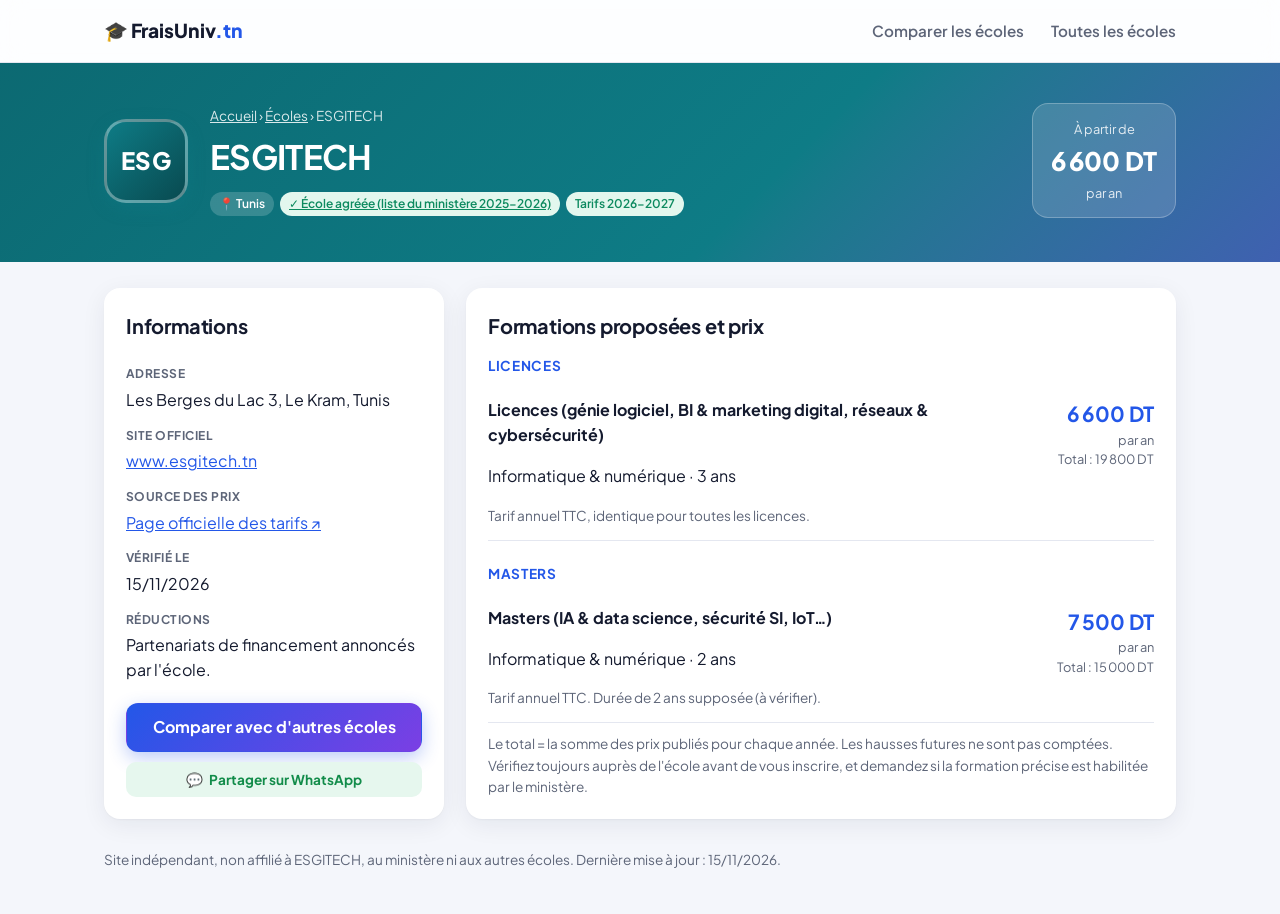
<file: ecoles/esgitech.html>
<!doctype html>
<html lang="fr">
<head>
  <meta charset="utf-8">
  <meta name="viewport" content="width=device-width, initial-scale=1">
  <title>ESGITECH : frais de scolarité 2026-2027 | FraisUniv</title>
  <meta name="description" content="ESGITECH (Tunis) : frais de scolarité 2026-2027, à partir de 6 600 DT par an. 2 formations (licences, masters), tranches, réductions et agrément, avec la source officielle.">
  <meta property="og:title" content="ESGITECH : frais de scolarité">
  <meta property="og:description" content="ESGITECH (Tunis) : frais de scolarité 2026-2027, à partir de 6 600 DT par an. 2 formations (licences, masters), tranches, réductions et agrément, avec la source officielle.">
  <meta property="og:type" content="website">
  <meta property="og:url" content="https://fraisuniv.github.io/ecoles/esgitech.html">
  <link rel="canonical" href="https://fraisuniv.github.io/ecoles/esgitech.html">
  <link rel="preconnect" href="https://fonts.googleapis.com">
  <link rel="preconnect" href="https://fonts.gstatic.com" crossorigin>
  <link href="https://fonts.googleapis.com/css2?family=Plus+Jakarta+Sans:wght@400;500;600;700;800&display=swap" rel="stylesheet">
  <link rel="stylesheet" href="../css/style.css">
  <link rel="stylesheet" href="../css/extras.css">
</head>
<body>
  <nav class="nav">
    <div class="wrap nav-in">
      <a href="../" class="logo">🎓 FraisUniv<span>.tn</span></a>
      <div class="nav-links">
        <a href="../#comparer">Comparer les écoles</a>
        <a href="../#ecoles">Toutes les écoles</a>
      </div>
    </div>
  </nav>

  <header class="fi-hero" style="--c:#0e7c86">
    <div class="wrap fi-hero-in">
      <div class="mono big" style="--c:#0e7c86" aria-hidden="true">ESG</div>
      <div>
        <p class="crumbs"><a href="../">Accueil</a> › <a href="../#ecoles">Écoles</a> › ESGITECH</p>
        <h1>ESGITECH</h1>
        <div class="badges">
          <span class="badge grey">📍 Tunis</span>
          <a class="badge ok" href="https://www.mes.tn/image.php?id=20985" target="_blank" rel="noopener">✓ École agréée (liste du ministère 2025-2026)</a>
          <span class="badge ok">Tarifs 2026-2027</span>
        </div>
      </div>
      <div class="fi-from"><small>À partir de</small><b>6 600 DT</b><small>par an</small></div>
    </div>
  </header>

  <main class="wrap fi">
    <section class="fi-info">
      <h2>Informations</h2>
      <dl>
        <dt>Adresse</dt><dd>Les Berges du Lac 3, Le Kram, Tunis</dd>
        <dt>Site officiel</dt><dd><a href="https://www.esgitech.tn/" target="_blank" rel="noopener">www.esgitech.tn</a></dd>
        <dt>Source des prix</dt><dd><a href="https://www.esgitech.tn/frais-dinscription-et-de-scolarite/" target="_blank" rel="noopener">Page officielle des tarifs ↗</a></dd>
        <dt>Vérifié le</dt><dd>15/11/2026</dd>
        
        
        <dt>Réductions</dt><dd>Partenariats de financement annoncés par l'école.</dd>
      </dl>
      <div class="fi-actions">
        <a class="btn btn-primary" href="../#comparer">Comparer avec d'autres écoles</a>
        <a class="wa" href="https://wa.me/?text=Frais%20de%20scolarit%C3%A9%20de%20ESGITECH%20%3A%20%C3%A0%20partir%20de%206%E2%80%AF600%20DT%20par%20an.%20Toutes%20les%20formations%20et%20les%20prix%20%3A%20https%3A%2F%2Ffraisuniv.github.io%2Fecoles%2Fesgitech.html" target="_blank" rel="noopener">Partager sur WhatsApp</a>
      </div>
    </section>

    <section class="fi-forms">
      <h2>Formations proposées et prix</h2>
      <h3>Licences</h3><div class="fi-row">
      <div class="fi-main"><h4>Licences (génie logiciel, BI &amp; marketing digital, réseaux &amp; cybersécurité)</h4><p class="small">Informatique &amp; numérique · 3 ans</p><p class="note">Tarif annuel TTC, identique pour toutes les licences.</p></div>
      <div class="fi-price"><b>6 600 DT</b><small>par an</small><span>Total : 19 800 DT</span></div>
    </div><h3>Masters</h3><div class="fi-row">
      <div class="fi-main"><h4>Masters (IA &amp; data science, sécurité SI, IoT…)</h4><p class="small">Informatique &amp; numérique · 2 ans</p><p class="note">Tarif annuel TTC. Durée de 2 ans supposée (à vérifier).</p></div>
      <div class="fi-price"><b>7 500 DT</b><small>par an</small><span>Total : 15 000 DT</span></div>
    </div>
      <p class="note">Le total = la somme des prix publiés pour chaque année. Les hausses futures ne sont pas comptées. Vérifiez toujours auprès de l'école avant de vous inscrire, et demandez si la formation précise est habilitée par le ministère.</p>
    </section>
  </main>

  <footer class="wrap foot">
    <p>Site indépendant, non affilié à ESGITECH, au ministère ni aux autres écoles. Dernière mise à jour : 15/11/2026.</p>
  </footer>
</body>
</html>
</file>
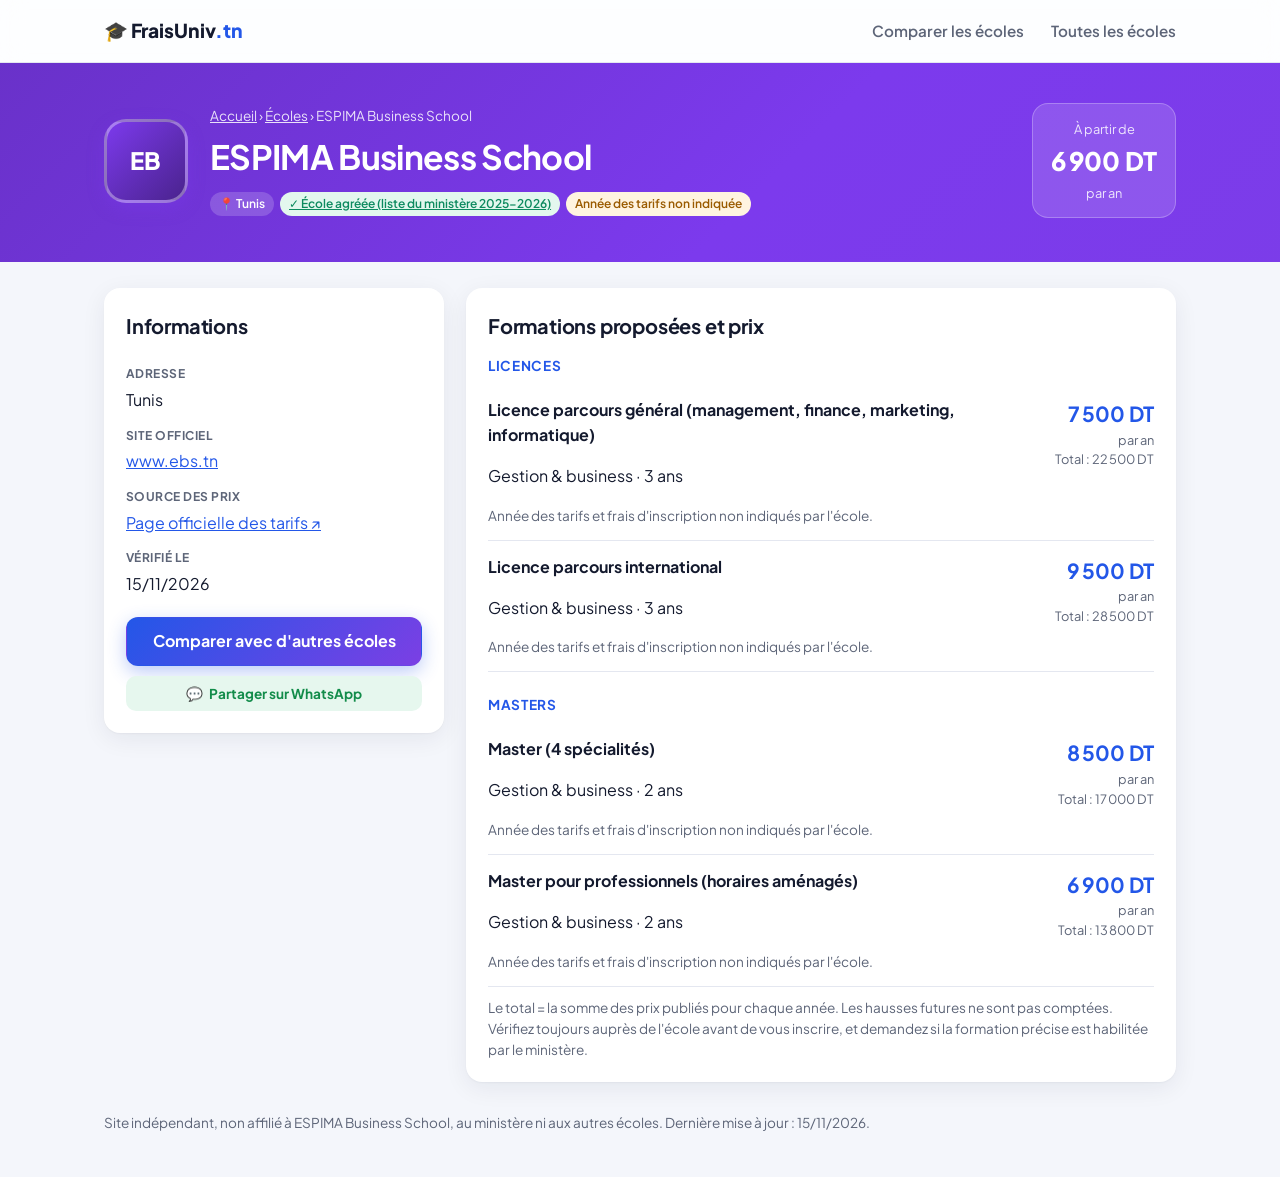
<file: ecoles/espima.html>
<!doctype html>
<html lang="fr">
<head>
  <meta charset="utf-8">
  <meta name="viewport" content="width=device-width, initial-scale=1">
  <title>ESPIMA Business School : frais de scolarité Non indiquée | FraisUniv</title>
  <meta name="description" content="ESPIMA Business School (Tunis) : frais de scolarité Non indiquée, à partir de 6 900 DT par an. 4 formations (licences, masters), tranches, réductions et agrément, avec la source officielle.">
  <meta property="og:title" content="ESPIMA Business School : frais de scolarité">
  <meta property="og:description" content="ESPIMA Business School (Tunis) : frais de scolarité Non indiquée, à partir de 6 900 DT par an. 4 formations (licences, masters), tranches, réductions et agrément, avec la source officielle.">
  <meta property="og:type" content="website">
  <meta property="og:url" content="https://fraisuniv.github.io/ecoles/espima.html">
  <link rel="canonical" href="https://fraisuniv.github.io/ecoles/espima.html">
  <link rel="preconnect" href="https://fonts.googleapis.com">
  <link rel="preconnect" href="https://fonts.gstatic.com" crossorigin>
  <link href="https://fonts.googleapis.com/css2?family=Plus+Jakarta+Sans:wght@400;500;600;700;800&display=swap" rel="stylesheet">
  <link rel="stylesheet" href="../css/style.css">
  <link rel="stylesheet" href="../css/extras.css">
</head>
<body>
  <nav class="nav">
    <div class="wrap nav-in">
      <a href="../" class="logo">🎓 FraisUniv<span>.tn</span></a>
      <div class="nav-links">
        <a href="../#comparer">Comparer les écoles</a>
        <a href="../#ecoles">Toutes les écoles</a>
      </div>
    </div>
  </nav>

  <header class="fi-hero" style="--c:#7c3aed">
    <div class="wrap fi-hero-in">
      <div class="mono big" style="--c:#7c3aed" aria-hidden="true">EB</div>
      <div>
        <p class="crumbs"><a href="../">Accueil</a> › <a href="../#ecoles">Écoles</a> › ESPIMA Business School</p>
        <h1>ESPIMA Business School</h1>
        <div class="badges">
          <span class="badge grey">📍 Tunis</span>
          <a class="badge ok" href="https://www.mes.tn/image.php?id=20985" target="_blank" rel="noopener">✓ École agréée (liste du ministère 2025-2026)</a>
          <span class="badge warn">Année des tarifs non indiquée</span>
        </div>
      </div>
      <div class="fi-from"><small>À partir de</small><b>6 900 DT</b><small>par an</small></div>
    </div>
  </header>

  <main class="wrap fi">
    <section class="fi-info">
      <h2>Informations</h2>
      <dl>
        <dt>Adresse</dt><dd>Tunis</dd>
        <dt>Site officiel</dt><dd><a href="https://www.ebs.tn/" target="_blank" rel="noopener">www.ebs.tn</a></dd>
        <dt>Source des prix</dt><dd><a href="https://www.ebs.tn/admissions" target="_blank" rel="noopener">Page officielle des tarifs ↗</a></dd>
        <dt>Vérifié le</dt><dd>15/11/2026</dd>
        
        
        
      </dl>
      <div class="fi-actions">
        <a class="btn btn-primary" href="../#comparer">Comparer avec d'autres écoles</a>
        <a class="wa" href="https://wa.me/?text=Frais%20de%20scolarit%C3%A9%20de%20ESPIMA%20Business%20School%20%3A%20%C3%A0%20partir%20de%206%E2%80%AF900%20DT%20par%20an.%20Toutes%20les%20formations%20et%20les%20prix%20%3A%20https%3A%2F%2Ffraisuniv.github.io%2Fecoles%2Fespima.html" target="_blank" rel="noopener">Partager sur WhatsApp</a>
      </div>
    </section>

    <section class="fi-forms">
      <h2>Formations proposées et prix</h2>
      <h3>Licences</h3><div class="fi-row">
      <div class="fi-main"><h4>Licence parcours général (management, finance, marketing, informatique)</h4><p class="small">Gestion &amp; business · 3 ans</p><p class="note">Année des tarifs et frais d'inscription non indiqués par l'école.</p></div>
      <div class="fi-price"><b>7 500 DT</b><small>par an</small><span>Total : 22 500 DT</span></div>
    </div><div class="fi-row">
      <div class="fi-main"><h4>Licence parcours international</h4><p class="small">Gestion &amp; business · 3 ans</p><p class="note">Année des tarifs et frais d'inscription non indiqués par l'école.</p></div>
      <div class="fi-price"><b>9 500 DT</b><small>par an</small><span>Total : 28 500 DT</span></div>
    </div><h3>Masters</h3><div class="fi-row">
      <div class="fi-main"><h4>Master (4 spécialités)</h4><p class="small">Gestion &amp; business · 2 ans</p><p class="note">Année des tarifs et frais d'inscription non indiqués par l'école.</p></div>
      <div class="fi-price"><b>8 500 DT</b><small>par an</small><span>Total : 17 000 DT</span></div>
    </div><div class="fi-row">
      <div class="fi-main"><h4>Master pour professionnels (horaires aménagés)</h4><p class="small">Gestion &amp; business · 2 ans</p><p class="note">Année des tarifs et frais d'inscription non indiqués par l'école.</p></div>
      <div class="fi-price"><b>6 900 DT</b><small>par an</small><span>Total : 13 800 DT</span></div>
    </div>
      <p class="note">Le total = la somme des prix publiés pour chaque année. Les hausses futures ne sont pas comptées. Vérifiez toujours auprès de l'école avant de vous inscrire, et demandez si la formation précise est habilitée par le ministère.</p>
    </section>
  </main>

  <footer class="wrap foot">
    <p>Site indépendant, non affilié à ESPIMA Business School, au ministère ni aux autres écoles. Dernière mise à jour : 15/11/2026.</p>
  </footer>
</body>
</html>
</file>
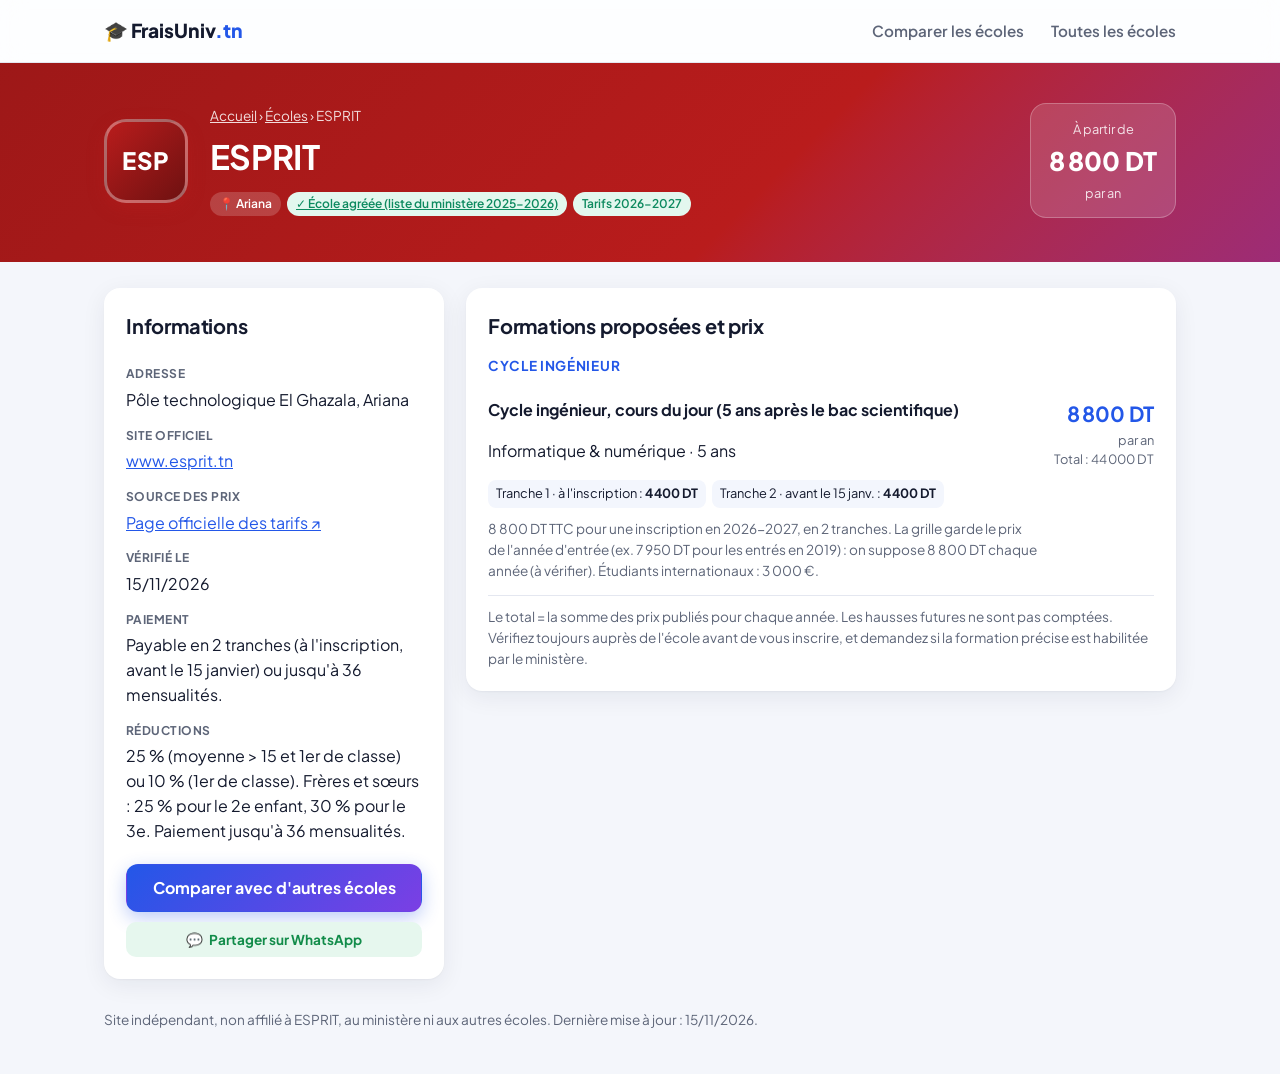
<file: ecoles/esprit.html>
<!doctype html>
<html lang="fr">
<head>
  <meta charset="utf-8">
  <meta name="viewport" content="width=device-width, initial-scale=1">
  <title>ESPRIT : frais de scolarité 2026-2027 | FraisUniv</title>
  <meta name="description" content="ESPRIT (Ariana) : frais de scolarité 2026-2027, à partir de 8 800 DT par an. 1 formation (cycle ingénieur), tranches, réductions et agrément, avec la source officielle.">
  <meta property="og:title" content="ESPRIT : frais de scolarité">
  <meta property="og:description" content="ESPRIT (Ariana) : frais de scolarité 2026-2027, à partir de 8 800 DT par an. 1 formation (cycle ingénieur), tranches, réductions et agrément, avec la source officielle.">
  <meta property="og:type" content="website">
  <meta property="og:url" content="https://fraisuniv.github.io/ecoles/esprit.html">
  <link rel="canonical" href="https://fraisuniv.github.io/ecoles/esprit.html">
  <link rel="preconnect" href="https://fonts.googleapis.com">
  <link rel="preconnect" href="https://fonts.gstatic.com" crossorigin>
  <link href="https://fonts.googleapis.com/css2?family=Plus+Jakarta+Sans:wght@400;500;600;700;800&display=swap" rel="stylesheet">
  <link rel="stylesheet" href="../css/style.css">
  <link rel="stylesheet" href="../css/extras.css">
</head>
<body>
  <nav class="nav">
    <div class="wrap nav-in">
      <a href="../" class="logo">🎓 FraisUniv<span>.tn</span></a>
      <div class="nav-links">
        <a href="../#comparer">Comparer les écoles</a>
        <a href="../#ecoles">Toutes les écoles</a>
      </div>
    </div>
  </nav>

  <header class="fi-hero" style="--c:#b91c1c">
    <div class="wrap fi-hero-in">
      <div class="mono big" style="--c:#b91c1c" aria-hidden="true">ESP</div>
      <div>
        <p class="crumbs"><a href="../">Accueil</a> › <a href="../#ecoles">Écoles</a> › ESPRIT</p>
        <h1>ESPRIT</h1>
        <div class="badges">
          <span class="badge grey">📍 Ariana</span>
          <a class="badge ok" href="https://www.mes.tn/image.php?id=20985" target="_blank" rel="noopener">✓ École agréée (liste du ministère 2025-2026)</a>
          <span class="badge ok">Tarifs 2026-2027</span>
        </div>
      </div>
      <div class="fi-from"><small>À partir de</small><b>8 800 DT</b><small>par an</small></div>
    </div>
  </header>

  <main class="wrap fi">
    <section class="fi-info">
      <h2>Informations</h2>
      <dl>
        <dt>Adresse</dt><dd>Pôle technologique El Ghazala, Ariana</dd>
        <dt>Site officiel</dt><dd><a href="https://www.esprit.tn/" target="_blank" rel="noopener">www.esprit.tn</a></dd>
        <dt>Source des prix</dt><dd><a href="https://www.esprit.tn/wp-content/uploads/2026/07/Formation-en-cours-du-jour_Grille_tarifaire_2026-2027_ESPRIT-Tunis.pdf" target="_blank" rel="noopener">Page officielle des tarifs ↗</a></dd>
        <dt>Vérifié le</dt><dd>15/11/2026</dd>
        <dt>Paiement</dt><dd>Payable en 2 tranches (à l'inscription, avant le 15 janvier) ou jusqu'à 36 mensualités.</dd>
        
        <dt>Réductions</dt><dd>25 % (moyenne > 15 et 1er de classe) ou 10 % (1er de classe). Frères et sœurs : 25 % pour le 2e enfant, 30 % pour le 3e. Paiement jusqu'à 36 mensualités.</dd>
      </dl>
      <div class="fi-actions">
        <a class="btn btn-primary" href="../#comparer">Comparer avec d'autres écoles</a>
        <a class="wa" href="https://wa.me/?text=Frais%20de%20scolarit%C3%A9%20de%20ESPRIT%20%3A%20%C3%A0%20partir%20de%208%E2%80%AF800%20DT%20par%20an.%20Toutes%20les%20formations%20et%20les%20prix%20%3A%20https%3A%2F%2Ffraisuniv.github.io%2Fecoles%2Fesprit.html" target="_blank" rel="noopener">Partager sur WhatsApp</a>
      </div>
    </section>

    <section class="fi-forms">
      <h2>Formations proposées et prix</h2>
      <h3>Cycle ingénieur</h3><div class="fi-row">
      <div class="fi-main"><h4>Cycle ingénieur, cours du jour (5 ans après le bac scientifique)</h4><p class="small">Informatique &amp; numérique · 5 ans</p><div class="fi-tr"><span>Tranche 1 · à l'inscription : <b>4 400 DT</b></span><span>Tranche 2 · avant le 15 janv. : <b>4 400 DT</b></span></div><p class="note">8 800 DT TTC pour une inscription en 2026-2027, en 2 tranches. La grille garde le prix de l'année d'entrée (ex. 7 950 DT pour les entrés en 2019) : on suppose 8 800 DT chaque année (à vérifier). Étudiants internationaux : 3 000 €.</p></div>
      <div class="fi-price"><b>8 800 DT</b><small>par an</small><span>Total : 44 000 DT</span></div>
    </div>
      <p class="note">Le total = la somme des prix publiés pour chaque année. Les hausses futures ne sont pas comptées. Vérifiez toujours auprès de l'école avant de vous inscrire, et demandez si la formation précise est habilitée par le ministère.</p>
    </section>
  </main>

  <footer class="wrap foot">
    <p>Site indépendant, non affilié à ESPRIT, au ministère ni aux autres écoles. Dernière mise à jour : 15/11/2026.</p>
  </footer>
</body>
</html>
</file>
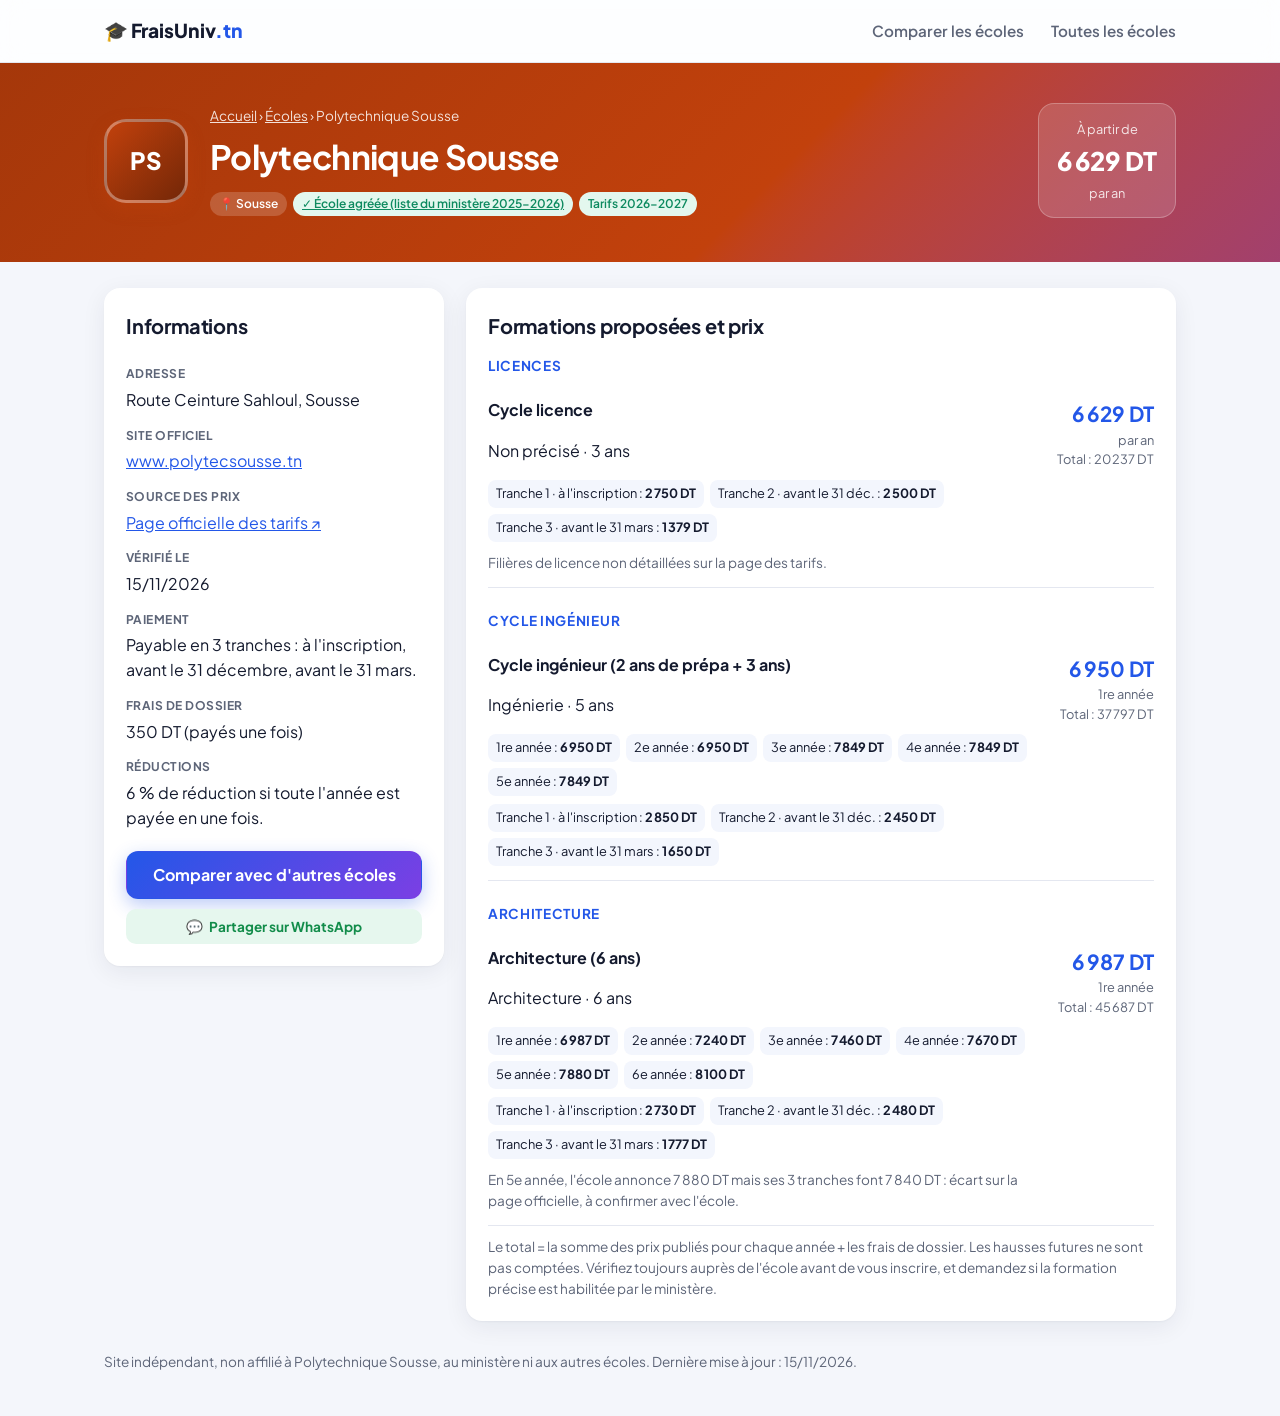
<file: ecoles/polytec-sousse.html>
<!doctype html>
<html lang="fr">
<head>
  <meta charset="utf-8">
  <meta name="viewport" content="width=device-width, initial-scale=1">
  <title>Polytechnique Sousse : frais de scolarité 2026-2027 | FraisUniv</title>
  <meta name="description" content="Polytechnique Sousse (Sousse) : frais de scolarité 2026-2027, à partir de 6 629 DT par an. 3 formations (licences, cycle ingénieur, architecture), tranches, réductions et agrément, avec la source officielle.">
  <meta property="og:title" content="Polytechnique Sousse : frais de scolarité">
  <meta property="og:description" content="Polytechnique Sousse (Sousse) : frais de scolarité 2026-2027, à partir de 6 629 DT par an. 3 formations (licences, cycle ingénieur, architecture), tranches, réductions et agrément, avec la source officielle.">
  <meta property="og:type" content="website">
  <meta property="og:url" content="https://fraisuniv.github.io/ecoles/polytec-sousse.html">
  <link rel="canonical" href="https://fraisuniv.github.io/ecoles/polytec-sousse.html">
  <link rel="preconnect" href="https://fonts.googleapis.com">
  <link rel="preconnect" href="https://fonts.gstatic.com" crossorigin>
  <link href="https://fonts.googleapis.com/css2?family=Plus+Jakarta+Sans:wght@400;500;600;700;800&display=swap" rel="stylesheet">
  <link rel="stylesheet" href="../css/style.css">
  <link rel="stylesheet" href="../css/extras.css">
</head>
<body>
  <nav class="nav">
    <div class="wrap nav-in">
      <a href="../" class="logo">🎓 FraisUniv<span>.tn</span></a>
      <div class="nav-links">
        <a href="../#comparer">Comparer les écoles</a>
        <a href="../#ecoles">Toutes les écoles</a>
      </div>
    </div>
  </nav>

  <header class="fi-hero" style="--c:#c2410c">
    <div class="wrap fi-hero-in">
      <div class="mono big" style="--c:#c2410c" aria-hidden="true">PS</div>
      <div>
        <p class="crumbs"><a href="../">Accueil</a> › <a href="../#ecoles">Écoles</a> › Polytechnique Sousse</p>
        <h1>Polytechnique Sousse</h1>
        <div class="badges">
          <span class="badge grey">📍 Sousse</span>
          <a class="badge ok" href="https://www.mes.tn/image.php?id=20985" target="_blank" rel="noopener">✓ École agréée (liste du ministère 2025-2026)</a>
          <span class="badge ok">Tarifs 2026-2027</span>
        </div>
      </div>
      <div class="fi-from"><small>À partir de</small><b>6 629 DT</b><small>par an</small></div>
    </div>
  </header>

  <main class="wrap fi">
    <section class="fi-info">
      <h2>Informations</h2>
      <dl>
        <dt>Adresse</dt><dd>Route Ceinture Sahloul, Sousse</dd>
        <dt>Site officiel</dt><dd><a href="https://www.polytecsousse.tn/" target="_blank" rel="noopener">www.polytecsousse.tn</a></dd>
        <dt>Source des prix</dt><dd><a href="https://www.polytecsousse.tn/frais-inscription/" target="_blank" rel="noopener">Page officielle des tarifs ↗</a></dd>
        <dt>Vérifié le</dt><dd>15/11/2026</dd>
        <dt>Paiement</dt><dd>Payable en 3 tranches : à l'inscription, avant le 31 décembre, avant le 31 mars.</dd>
        <dt>Frais de dossier</dt><dd>350 DT (payés une fois)</dd>
        <dt>Réductions</dt><dd>6 % de réduction si toute l'année est payée en une fois.</dd>
      </dl>
      <div class="fi-actions">
        <a class="btn btn-primary" href="../#comparer">Comparer avec d'autres écoles</a>
        <a class="wa" href="https://wa.me/?text=Frais%20de%20scolarit%C3%A9%20de%20Polytechnique%20Sousse%20%3A%20%C3%A0%20partir%20de%206%E2%80%AF629%20DT%20par%20an.%20Toutes%20les%20formations%20et%20les%20prix%20%3A%20https%3A%2F%2Ffraisuniv.github.io%2Fecoles%2Fpolytec-sousse.html" target="_blank" rel="noopener">Partager sur WhatsApp</a>
      </div>
    </section>

    <section class="fi-forms">
      <h2>Formations proposées et prix</h2>
      <h3>Licences</h3><div class="fi-row">
      <div class="fi-main"><h4>Cycle licence</h4><p class="small">Non précisé · 3 ans</p><div class="fi-tr"><span>Tranche 1 · à l'inscription : <b>2 750 DT</b></span><span>Tranche 2 · avant le 31 déc. : <b>2 500 DT</b></span><span>Tranche 3 · avant le 31 mars : <b>1 379 DT</b></span></div><p class="note">Filières de licence non détaillées sur la page des tarifs.</p></div>
      <div class="fi-price"><b>6 629 DT</b><small>par an</small><span>Total : 20 237 DT</span></div>
    </div><h3>Cycle ingénieur</h3><div class="fi-row">
      <div class="fi-main"><h4>Cycle ingénieur (2 ans de prépa + 3 ans)</h4><p class="small">Ingénierie · 5 ans</p><div class="fi-years"><span>1re année : <b>6 950 DT</b></span><span>2e année : <b>6 950 DT</b></span><span>3e année : <b>7 849 DT</b></span><span>4e année : <b>7 849 DT</b></span><span>5e année : <b>7 849 DT</b></span></div><div class="fi-tr"><span>Tranche 1 · à l'inscription : <b>2 850 DT</b></span><span>Tranche 2 · avant le 31 déc. : <b>2 450 DT</b></span><span>Tranche 3 · avant le 31 mars : <b>1 650 DT</b></span></div></div>
      <div class="fi-price"><b>6 950 DT</b><small>1re année</small><span>Total : 37 797 DT</span></div>
    </div><h3>Architecture</h3><div class="fi-row">
      <div class="fi-main"><h4>Architecture (6 ans)</h4><p class="small">Architecture · 6 ans</p><div class="fi-years"><span>1re année : <b>6 987 DT</b></span><span>2e année : <b>7 240 DT</b></span><span>3e année : <b>7 460 DT</b></span><span>4e année : <b>7 670 DT</b></span><span>5e année : <b>7 880 DT</b></span><span>6e année : <b>8 100 DT</b></span></div><div class="fi-tr"><span>Tranche 1 · à l'inscription : <b>2 730 DT</b></span><span>Tranche 2 · avant le 31 déc. : <b>2 480 DT</b></span><span>Tranche 3 · avant le 31 mars : <b>1 777 DT</b></span></div><p class="note">En 5e année, l'école annonce 7 880 DT mais ses 3 tranches font 7 840 DT : écart sur la page officielle, à confirmer avec l'école.</p></div>
      <div class="fi-price"><b>6 987 DT</b><small>1re année</small><span>Total : 45 687 DT</span></div>
    </div>
      <p class="note">Le total = la somme des prix publiés pour chaque année + les frais de dossier. Les hausses futures ne sont pas comptées. Vérifiez toujours auprès de l'école avant de vous inscrire, et demandez si la formation précise est habilitée par le ministère.</p>
    </section>
  </main>

  <footer class="wrap foot">
    <p>Site indépendant, non affilié à Polytechnique Sousse, au ministère ni aux autres écoles. Dernière mise à jour : 15/11/2026.</p>
  </footer>
</body>
</html>
</file>
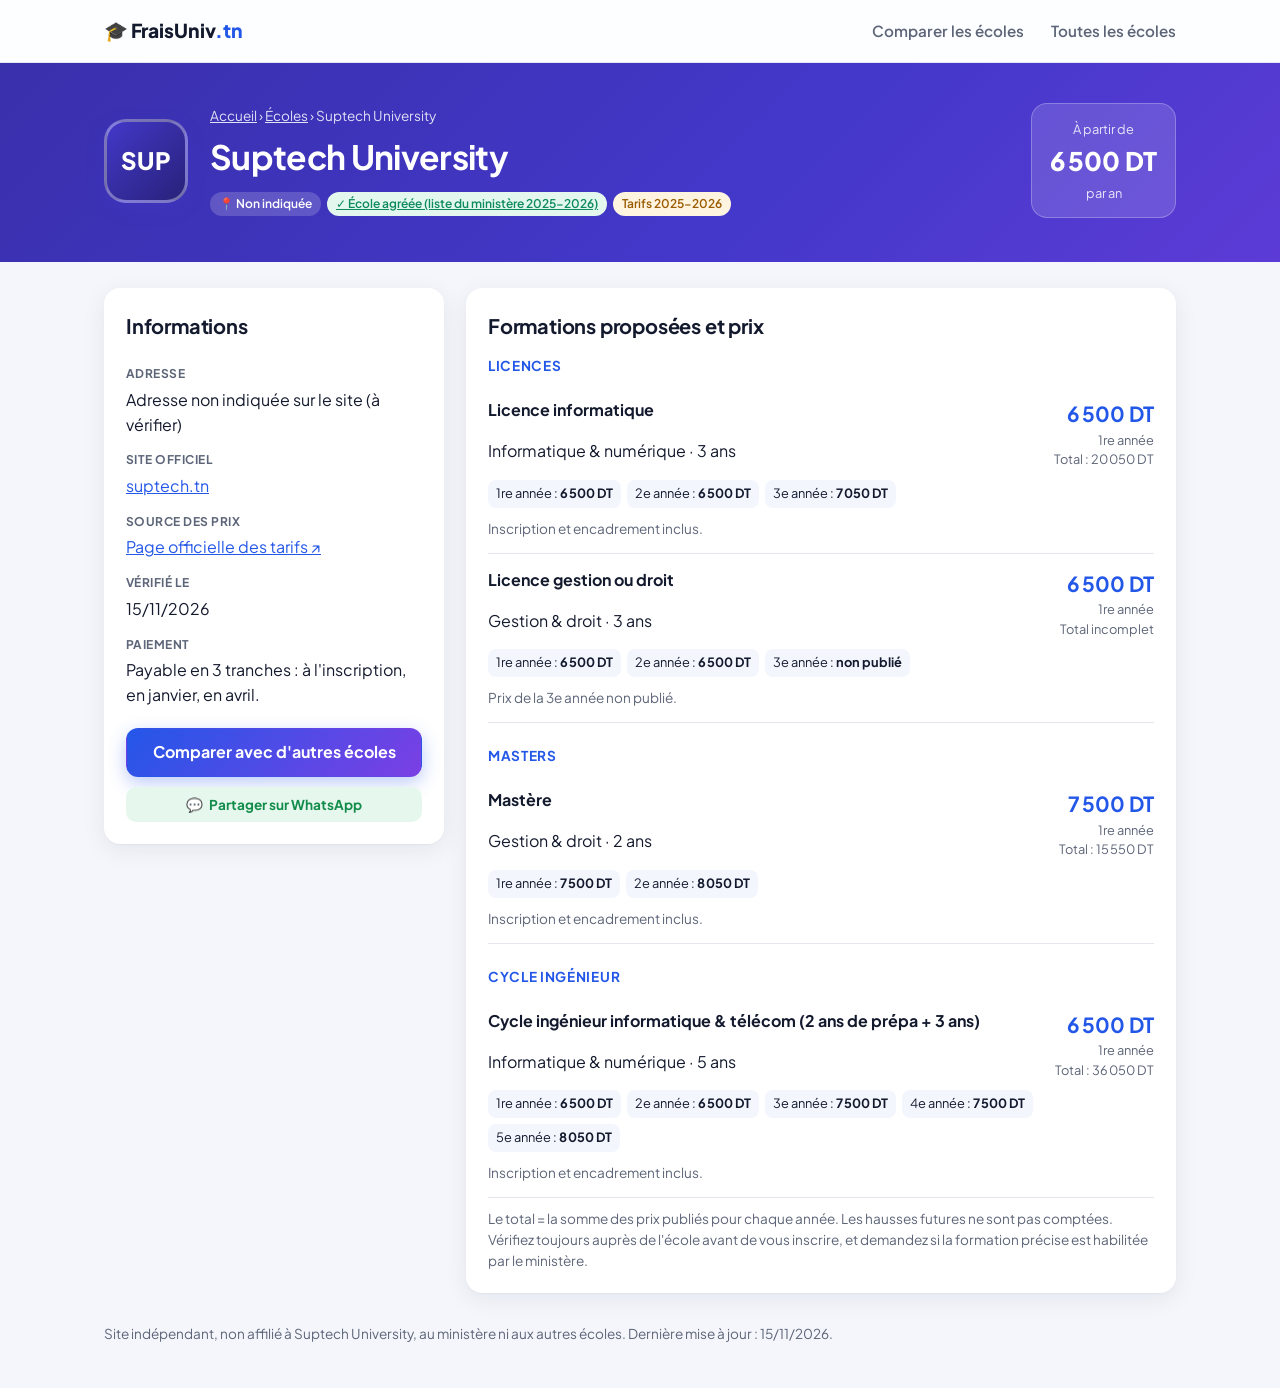
<file: ecoles/suptech.html>
<!doctype html>
<html lang="fr">
<head>
  <meta charset="utf-8">
  <meta name="viewport" content="width=device-width, initial-scale=1">
  <title>Suptech University : frais de scolarité 2025-2026 | FraisUniv</title>
  <meta name="description" content="Suptech University (Non indiquée) : frais de scolarité 2025-2026, à partir de 6 500 DT par an. 4 formations (licences, masters, cycle ingénieur), tranches, réductions et agrément, avec la source officielle.">
  <meta property="og:title" content="Suptech University : frais de scolarité">
  <meta property="og:description" content="Suptech University (Non indiquée) : frais de scolarité 2025-2026, à partir de 6 500 DT par an. 4 formations (licences, masters, cycle ingénieur), tranches, réductions et agrément, avec la source officielle.">
  <meta property="og:type" content="website">
  <meta property="og:url" content="https://fraisuniv.github.io/ecoles/suptech.html">
  <link rel="canonical" href="https://fraisuniv.github.io/ecoles/suptech.html">
  <link rel="preconnect" href="https://fonts.googleapis.com">
  <link rel="preconnect" href="https://fonts.gstatic.com" crossorigin>
  <link href="https://fonts.googleapis.com/css2?family=Plus+Jakarta+Sans:wght@400;500;600;700;800&display=swap" rel="stylesheet">
  <link rel="stylesheet" href="../css/style.css">
  <link rel="stylesheet" href="../css/extras.css">
</head>
<body>
  <nav class="nav">
    <div class="wrap nav-in">
      <a href="../" class="logo">🎓 FraisUniv<span>.tn</span></a>
      <div class="nav-links">
        <a href="../#comparer">Comparer les écoles</a>
        <a href="../#ecoles">Toutes les écoles</a>
      </div>
    </div>
  </nav>

  <header class="fi-hero" style="--c:#4338ca">
    <div class="wrap fi-hero-in">
      <div class="mono big" style="--c:#4338ca" aria-hidden="true">SUP</div>
      <div>
        <p class="crumbs"><a href="../">Accueil</a> › <a href="../#ecoles">Écoles</a> › Suptech University</p>
        <h1>Suptech University</h1>
        <div class="badges">
          <span class="badge grey">📍 Non indiquée</span>
          <a class="badge ok" href="https://www.mes.tn/image.php?id=20985" target="_blank" rel="noopener">✓ École agréée (liste du ministère 2025-2026)</a>
          <span class="badge warn">Tarifs 2025-2026</span>
        </div>
      </div>
      <div class="fi-from"><small>À partir de</small><b>6 500 DT</b><small>par an</small></div>
    </div>
  </header>

  <main class="wrap fi">
    <section class="fi-info">
      <h2>Informations</h2>
      <dl>
        <dt>Adresse</dt><dd>Adresse non indiquée sur le site (à vérifier)</dd>
        <dt>Site officiel</dt><dd><a href="https://suptech.tn/" target="_blank" rel="noopener">suptech.tn</a></dd>
        <dt>Source des prix</dt><dd><a href="https://suptech.tn/?p=11058" target="_blank" rel="noopener">Page officielle des tarifs ↗</a></dd>
        <dt>Vérifié le</dt><dd>15/11/2026</dd>
        <dt>Paiement</dt><dd>Payable en 3 tranches : à l'inscription, en janvier, en avril.</dd>
        
        
      </dl>
      <div class="fi-actions">
        <a class="btn btn-primary" href="../#comparer">Comparer avec d'autres écoles</a>
        <a class="wa" href="https://wa.me/?text=Frais%20de%20scolarit%C3%A9%20de%20Suptech%20University%20%3A%20%C3%A0%20partir%20de%206%E2%80%AF500%20DT%20par%20an.%20Toutes%20les%20formations%20et%20les%20prix%20%3A%20https%3A%2F%2Ffraisuniv.github.io%2Fecoles%2Fsuptech.html" target="_blank" rel="noopener">Partager sur WhatsApp</a>
      </div>
    </section>

    <section class="fi-forms">
      <h2>Formations proposées et prix</h2>
      <h3>Licences</h3><div class="fi-row">
      <div class="fi-main"><h4>Licence informatique</h4><p class="small">Informatique &amp; numérique · 3 ans</p><div class="fi-years"><span>1re année : <b>6 500 DT</b></span><span>2e année : <b>6 500 DT</b></span><span>3e année : <b>7 050 DT</b></span></div><p class="note">Inscription et encadrement inclus.</p></div>
      <div class="fi-price"><b>6 500 DT</b><small>1re année</small><span>Total : 20 050 DT</span></div>
    </div><div class="fi-row">
      <div class="fi-main"><h4>Licence gestion ou droit</h4><p class="small">Gestion &amp; droit · 3 ans</p><div class="fi-years"><span>1re année : <b>6 500 DT</b></span><span>2e année : <b>6 500 DT</b></span><span>3e année : <b>non publié</b></span></div><p class="note">Prix de la 3e année non publié.</p></div>
      <div class="fi-price"><b>6 500 DT</b><small>1re année</small><span>Total incomplet</span></div>
    </div><h3>Masters</h3><div class="fi-row">
      <div class="fi-main"><h4>Mastère</h4><p class="small">Gestion &amp; droit · 2 ans</p><div class="fi-years"><span>1re année : <b>7 500 DT</b></span><span>2e année : <b>8 050 DT</b></span></div><p class="note">Inscription et encadrement inclus.</p></div>
      <div class="fi-price"><b>7 500 DT</b><small>1re année</small><span>Total : 15 550 DT</span></div>
    </div><h3>Cycle ingénieur</h3><div class="fi-row">
      <div class="fi-main"><h4>Cycle ingénieur informatique &amp; télécom (2 ans de prépa + 3 ans)</h4><p class="small">Informatique &amp; numérique · 5 ans</p><div class="fi-years"><span>1re année : <b>6 500 DT</b></span><span>2e année : <b>6 500 DT</b></span><span>3e année : <b>7 500 DT</b></span><span>4e année : <b>7 500 DT</b></span><span>5e année : <b>8 050 DT</b></span></div><p class="note">Inscription et encadrement inclus.</p></div>
      <div class="fi-price"><b>6 500 DT</b><small>1re année</small><span>Total : 36 050 DT</span></div>
    </div>
      <p class="note">Le total = la somme des prix publiés pour chaque année. Les hausses futures ne sont pas comptées. Vérifiez toujours auprès de l'école avant de vous inscrire, et demandez si la formation précise est habilitée par le ministère.</p>
    </section>
  </main>

  <footer class="wrap foot">
    <p>Site indépendant, non affilié à Suptech University, au ministère ni aux autres écoles. Dernière mise à jour : 15/11/2026.</p>
  </footer>
</body>
</html>
</file>
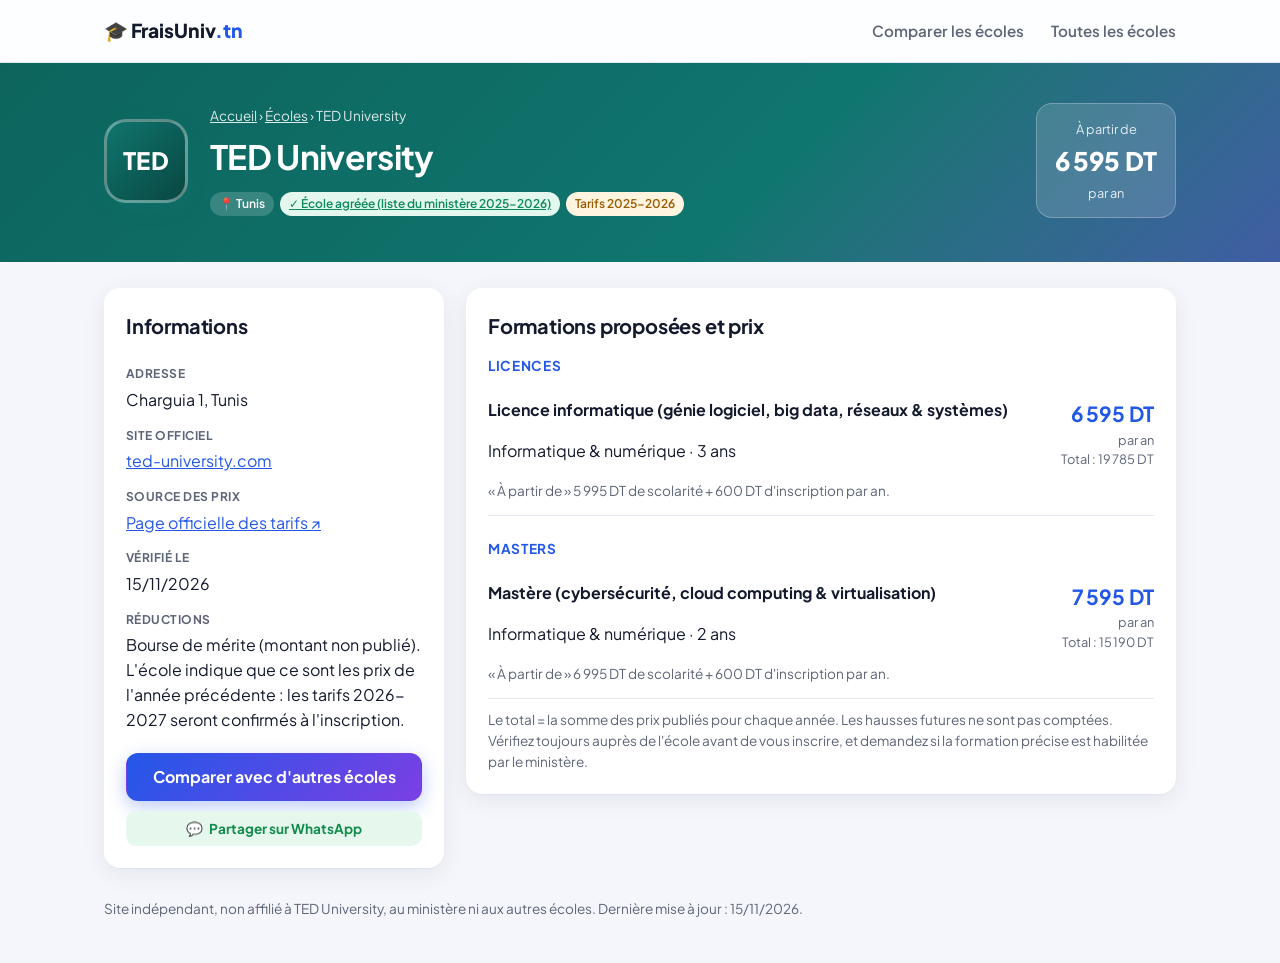
<file: ecoles/ted.html>
<!doctype html>
<html lang="fr">
<head>
  <meta charset="utf-8">
  <meta name="viewport" content="width=device-width, initial-scale=1">
  <title>TED University : frais de scolarité 2025-2026 | FraisUniv</title>
  <meta name="description" content="TED University (Tunis) : frais de scolarité 2025-2026, à partir de 6 595 DT par an. 2 formations (licences, masters), tranches, réductions et agrément, avec la source officielle.">
  <meta property="og:title" content="TED University : frais de scolarité">
  <meta property="og:description" content="TED University (Tunis) : frais de scolarité 2025-2026, à partir de 6 595 DT par an. 2 formations (licences, masters), tranches, réductions et agrément, avec la source officielle.">
  <meta property="og:type" content="website">
  <meta property="og:url" content="https://fraisuniv.github.io/ecoles/ted.html">
  <link rel="canonical" href="https://fraisuniv.github.io/ecoles/ted.html">
  <link rel="preconnect" href="https://fonts.googleapis.com">
  <link rel="preconnect" href="https://fonts.gstatic.com" crossorigin>
  <link href="https://fonts.googleapis.com/css2?family=Plus+Jakarta+Sans:wght@400;500;600;700;800&display=swap" rel="stylesheet">
  <link rel="stylesheet" href="../css/style.css">
  <link rel="stylesheet" href="../css/extras.css">
</head>
<body>
  <nav class="nav">
    <div class="wrap nav-in">
      <a href="../" class="logo">🎓 FraisUniv<span>.tn</span></a>
      <div class="nav-links">
        <a href="../#comparer">Comparer les écoles</a>
        <a href="../#ecoles">Toutes les écoles</a>
      </div>
    </div>
  </nav>

  <header class="fi-hero" style="--c:#0f766e">
    <div class="wrap fi-hero-in">
      <div class="mono big" style="--c:#0f766e" aria-hidden="true">TED</div>
      <div>
        <p class="crumbs"><a href="../">Accueil</a> › <a href="../#ecoles">Écoles</a> › TED University</p>
        <h1>TED University</h1>
        <div class="badges">
          <span class="badge grey">📍 Tunis</span>
          <a class="badge ok" href="https://www.mes.tn/image.php?id=20985" target="_blank" rel="noopener">✓ École agréée (liste du ministère 2025-2026)</a>
          <span class="badge warn">Tarifs 2025-2026</span>
        </div>
      </div>
      <div class="fi-from"><small>À partir de</small><b>6 595 DT</b><small>par an</small></div>
    </div>
  </header>

  <main class="wrap fi">
    <section class="fi-info">
      <h2>Informations</h2>
      <dl>
        <dt>Adresse</dt><dd>Charguia 1, Tunis</dd>
        <dt>Site officiel</dt><dd><a href="https://ted-university.com/" target="_blank" rel="noopener">ted-university.com</a></dd>
        <dt>Source des prix</dt><dd><a href="https://ted-university.com/admission/frais-financement" target="_blank" rel="noopener">Page officielle des tarifs ↗</a></dd>
        <dt>Vérifié le</dt><dd>15/11/2026</dd>
        
        
        <dt>Réductions</dt><dd>Bourse de mérite (montant non publié). L'école indique que ce sont les prix de l'année précédente : les tarifs 2026-2027 seront confirmés à l'inscription.</dd>
      </dl>
      <div class="fi-actions">
        <a class="btn btn-primary" href="../#comparer">Comparer avec d'autres écoles</a>
        <a class="wa" href="https://wa.me/?text=Frais%20de%20scolarit%C3%A9%20de%20TED%20University%20%3A%20%C3%A0%20partir%20de%206%E2%80%AF595%20DT%20par%20an.%20Toutes%20les%20formations%20et%20les%20prix%20%3A%20https%3A%2F%2Ffraisuniv.github.io%2Fecoles%2Fted.html" target="_blank" rel="noopener">Partager sur WhatsApp</a>
      </div>
    </section>

    <section class="fi-forms">
      <h2>Formations proposées et prix</h2>
      <h3>Licences</h3><div class="fi-row">
      <div class="fi-main"><h4>Licence informatique (génie logiciel, big data, réseaux &amp; systèmes)</h4><p class="small">Informatique &amp; numérique · 3 ans</p><p class="note">« À partir de » 5 995 DT de scolarité + 600 DT d'inscription par an.</p></div>
      <div class="fi-price"><b>6 595 DT</b><small>par an</small><span>Total : 19 785 DT</span></div>
    </div><h3>Masters</h3><div class="fi-row">
      <div class="fi-main"><h4>Mastère (cybersécurité, cloud computing &amp; virtualisation)</h4><p class="small">Informatique &amp; numérique · 2 ans</p><p class="note">« À partir de » 6 995 DT de scolarité + 600 DT d'inscription par an.</p></div>
      <div class="fi-price"><b>7 595 DT</b><small>par an</small><span>Total : 15 190 DT</span></div>
    </div>
      <p class="note">Le total = la somme des prix publiés pour chaque année. Les hausses futures ne sont pas comptées. Vérifiez toujours auprès de l'école avant de vous inscrire, et demandez si la formation précise est habilitée par le ministère.</p>
    </section>
  </main>

  <footer class="wrap foot">
    <p>Site indépendant, non affilié à TED University, au ministère ni aux autres écoles. Dernière mise à jour : 15/11/2026.</p>
  </footer>
</body>
</html>
</file>
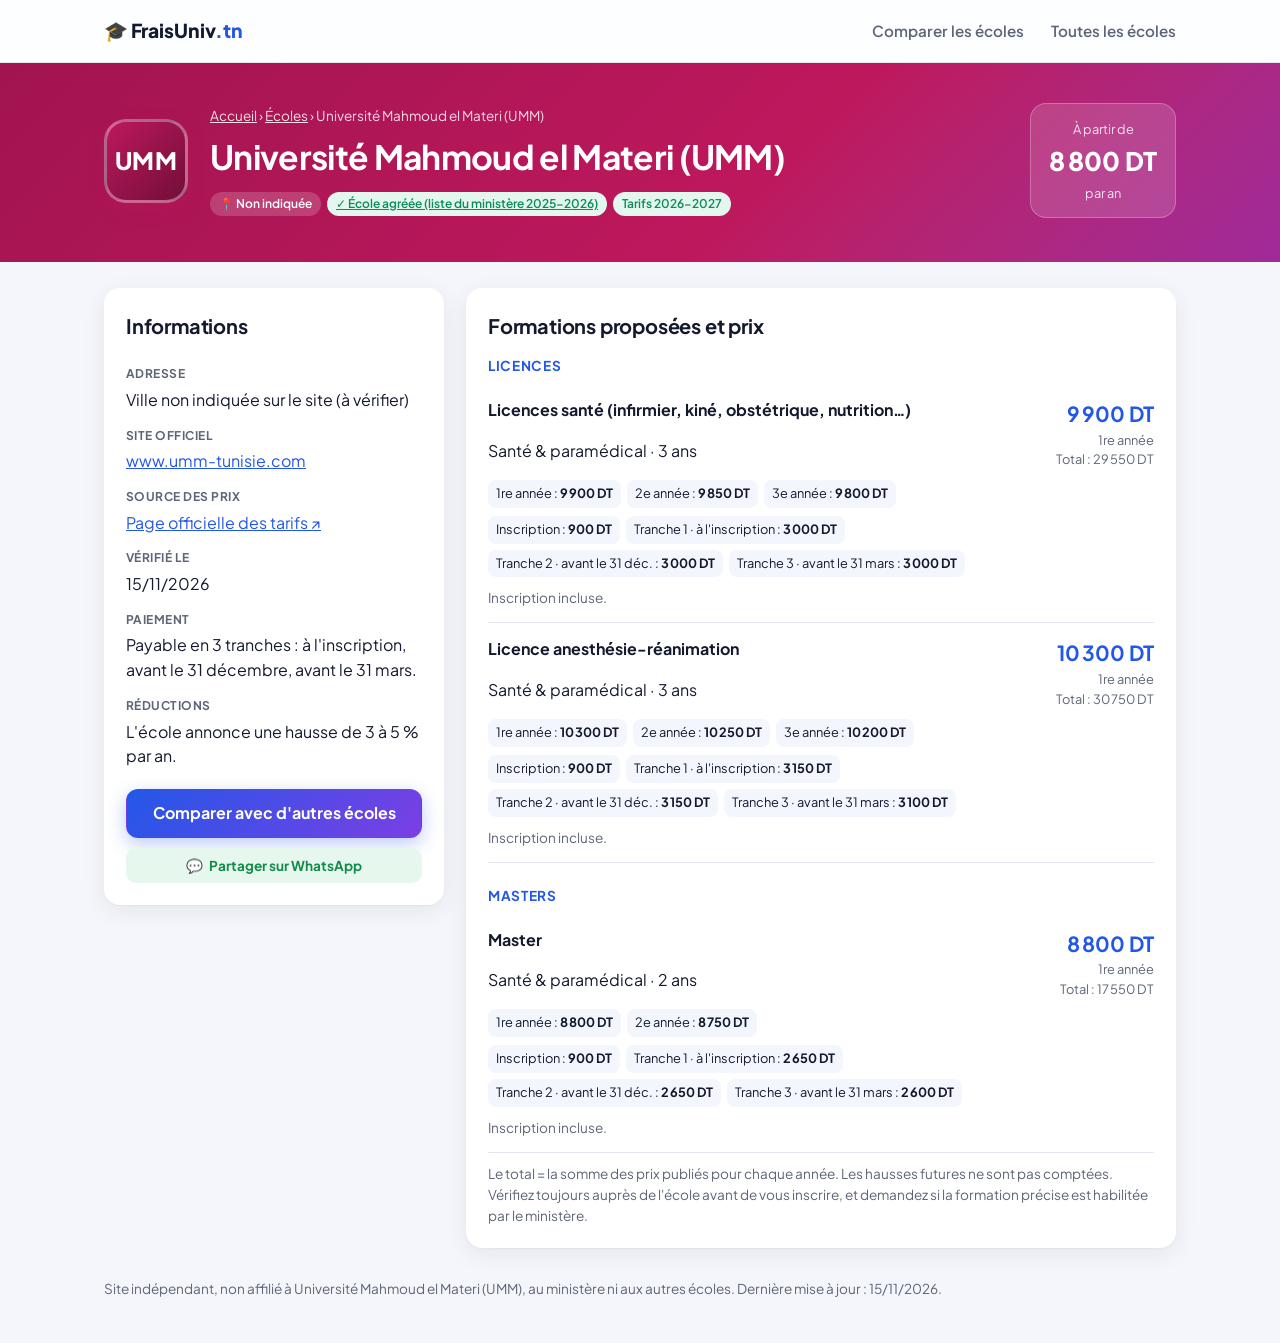
<file: ecoles/umm.html>
<!doctype html>
<html lang="fr">
<head>
  <meta charset="utf-8">
  <meta name="viewport" content="width=device-width, initial-scale=1">
  <title>Université Mahmoud el Materi (UMM) : frais de scolarité 2026-2027 | FraisUniv</title>
  <meta name="description" content="Université Mahmoud el Materi (UMM) (Non indiquée) : frais de scolarité 2026-2027, à partir de 8 800 DT par an. 3 formations (licences, masters), tranches, réductions et agrément, avec la source officielle.">
  <meta property="og:title" content="Université Mahmoud el Materi (UMM) : frais de scolarité">
  <meta property="og:description" content="Université Mahmoud el Materi (UMM) (Non indiquée) : frais de scolarité 2026-2027, à partir de 8 800 DT par an. 3 formations (licences, masters), tranches, réductions et agrément, avec la source officielle.">
  <meta property="og:type" content="website">
  <meta property="og:url" content="https://fraisuniv.github.io/ecoles/umm.html">
  <link rel="canonical" href="https://fraisuniv.github.io/ecoles/umm.html">
  <link rel="preconnect" href="https://fonts.googleapis.com">
  <link rel="preconnect" href="https://fonts.gstatic.com" crossorigin>
  <link href="https://fonts.googleapis.com/css2?family=Plus+Jakarta+Sans:wght@400;500;600;700;800&display=swap" rel="stylesheet">
  <link rel="stylesheet" href="../css/style.css">
  <link rel="stylesheet" href="../css/extras.css">
</head>
<body>
  <nav class="nav">
    <div class="wrap nav-in">
      <a href="../" class="logo">🎓 FraisUniv<span>.tn</span></a>
      <div class="nav-links">
        <a href="../#comparer">Comparer les écoles</a>
        <a href="../#ecoles">Toutes les écoles</a>
      </div>
    </div>
  </nav>

  <header class="fi-hero" style="--c:#be185d">
    <div class="wrap fi-hero-in">
      <div class="mono big" style="--c:#be185d" aria-hidden="true">UMM</div>
      <div>
        <p class="crumbs"><a href="../">Accueil</a> › <a href="../#ecoles">Écoles</a> › Université Mahmoud el Materi (UMM)</p>
        <h1>Université Mahmoud el Materi (UMM)</h1>
        <div class="badges">
          <span class="badge grey">📍 Non indiquée</span>
          <a class="badge ok" href="https://www.mes.tn/image.php?id=20985" target="_blank" rel="noopener">✓ École agréée (liste du ministère 2025-2026)</a>
          <span class="badge ok">Tarifs 2026-2027</span>
        </div>
      </div>
      <div class="fi-from"><small>À partir de</small><b>8 800 DT</b><small>par an</small></div>
    </div>
  </header>

  <main class="wrap fi">
    <section class="fi-info">
      <h2>Informations</h2>
      <dl>
        <dt>Adresse</dt><dd>Ville non indiquée sur le site (à vérifier)</dd>
        <dt>Site officiel</dt><dd><a href="https://www.umm-tunisie.com/" target="_blank" rel="noopener">www.umm-tunisie.com</a></dd>
        <dt>Source des prix</dt><dd><a href="https://www.umm-tunisie.com/inscription-bourse/conditions-financieres" target="_blank" rel="noopener">Page officielle des tarifs ↗</a></dd>
        <dt>Vérifié le</dt><dd>15/11/2026</dd>
        <dt>Paiement</dt><dd>Payable en 3 tranches : à l'inscription, avant le 31 décembre, avant le 31 mars.</dd>
        
        <dt>Réductions</dt><dd>L'école annonce une hausse de 3 à 5 % par an.</dd>
      </dl>
      <div class="fi-actions">
        <a class="btn btn-primary" href="../#comparer">Comparer avec d'autres écoles</a>
        <a class="wa" href="https://wa.me/?text=Frais%20de%20scolarit%C3%A9%20de%20Universit%C3%A9%20Mahmoud%20el%20Materi%20(UMM)%20%3A%20%C3%A0%20partir%20de%208%E2%80%AF800%20DT%20par%20an.%20Toutes%20les%20formations%20et%20les%20prix%20%3A%20https%3A%2F%2Ffraisuniv.github.io%2Fecoles%2Fumm.html" target="_blank" rel="noopener">Partager sur WhatsApp</a>
      </div>
    </section>

    <section class="fi-forms">
      <h2>Formations proposées et prix</h2>
      <h3>Licences</h3><div class="fi-row">
      <div class="fi-main"><h4>Licences santé (infirmier, kiné, obstétrique, nutrition…)</h4><p class="small">Santé &amp; paramédical · 3 ans</p><div class="fi-years"><span>1re année : <b>9 900 DT</b></span><span>2e année : <b>9 850 DT</b></span><span>3e année : <b>9 800 DT</b></span></div><div class="fi-tr"><span>Inscription : <b>900 DT</b></span><span>Tranche 1 · à l'inscription : <b>3 000 DT</b></span><span>Tranche 2 · avant le 31 déc. : <b>3 000 DT</b></span><span>Tranche 3 · avant le 31 mars : <b>3 000 DT</b></span></div><p class="note">Inscription incluse.</p></div>
      <div class="fi-price"><b>9 900 DT</b><small>1re année</small><span>Total : 29 550 DT</span></div>
    </div><div class="fi-row">
      <div class="fi-main"><h4>Licence anesthésie-réanimation</h4><p class="small">Santé &amp; paramédical · 3 ans</p><div class="fi-years"><span>1re année : <b>10 300 DT</b></span><span>2e année : <b>10 250 DT</b></span><span>3e année : <b>10 200 DT</b></span></div><div class="fi-tr"><span>Inscription : <b>900 DT</b></span><span>Tranche 1 · à l'inscription : <b>3 150 DT</b></span><span>Tranche 2 · avant le 31 déc. : <b>3 150 DT</b></span><span>Tranche 3 · avant le 31 mars : <b>3 100 DT</b></span></div><p class="note">Inscription incluse.</p></div>
      <div class="fi-price"><b>10 300 DT</b><small>1re année</small><span>Total : 30 750 DT</span></div>
    </div><h3>Masters</h3><div class="fi-row">
      <div class="fi-main"><h4>Master</h4><p class="small">Santé &amp; paramédical · 2 ans</p><div class="fi-years"><span>1re année : <b>8 800 DT</b></span><span>2e année : <b>8 750 DT</b></span></div><div class="fi-tr"><span>Inscription : <b>900 DT</b></span><span>Tranche 1 · à l'inscription : <b>2 650 DT</b></span><span>Tranche 2 · avant le 31 déc. : <b>2 650 DT</b></span><span>Tranche 3 · avant le 31 mars : <b>2 600 DT</b></span></div><p class="note">Inscription incluse.</p></div>
      <div class="fi-price"><b>8 800 DT</b><small>1re année</small><span>Total : 17 550 DT</span></div>
    </div>
      <p class="note">Le total = la somme des prix publiés pour chaque année. Les hausses futures ne sont pas comptées. Vérifiez toujours auprès de l'école avant de vous inscrire, et demandez si la formation précise est habilitée par le ministère.</p>
    </section>
  </main>

  <footer class="wrap foot">
    <p>Site indépendant, non affilié à Université Mahmoud el Materi (UMM), au ministère ni aux autres écoles. Dernière mise à jour : 15/11/2026.</p>
  </footer>
</body>
</html>
</file>
<file: css/style.css>
:root {
  --bg: #f4f6fb;
  --card: #ffffff;
  --text: #141a2e;
  --muted: #5d6578;
  --line: #e4e7f0;
  --accent: #2357e8;
  --accent-2: #7b3fe4;
  --accent-soft: #eaf0ff;
  --warn: #9a5b00;
  --warn-soft: #fff4e0;
  --ok: #0d8a5f;
  --ok-soft: #e3f7ee;
  --shadow: 0 1px 2px rgba(20,30,60,.04), 0 6px 24px rgba(20,30,60,.07);
  --shadow-up: 0 2px 4px rgba(20,30,60,.05), 0 18px 40px rgba(35,87,232,.16);
  --ease: cubic-bezier(.22,.8,.26,1);
  --r: 16px;
}
* { box-sizing: border-box; }
html { scroll-behavior: smooth; }
body { margin: 0; background: var(--bg); color: var(--text); font: 16px/1.55 "Plus Jakarta Sans", system-ui, -apple-system, "Segoe UI", Roboto, sans-serif; }
.wrap { max-width: 1120px; margin: 0 auto; padding: 0 24px; }
a { color: var(--accent); }
h2 { font-size: 1.6rem; letter-spacing: -.01em; }

/* Navigation */
.nav { background: rgba(255,255,255,.82); backdrop-filter: blur(12px); border-bottom: 1px solid var(--line); position: sticky; top: 0; z-index: 20; }
.nav-in { display: flex; align-items: center; justify-content: space-between; height: 62px; }
.logo { font-weight: 800; font-size: 1.2rem; color: var(--text); text-decoration: none; }
.logo span { color: var(--accent); }
.nav-links a { margin-inline-start: 24px; color: var(--muted); text-decoration: none; font-weight: 600; font-size: .95rem; position: relative; transition: color .2s; }
.nav-links a::after { content: ""; position: absolute; left: 0; right: 0; bottom: -4px; height: 2px; background: var(--accent); border-radius: 2px; transform: scaleX(0); transition: transform .25s var(--ease); }
.nav-links a:hover { color: var(--accent); }
.nav-links a:hover::after { transform: scaleX(1); }

/* Hero */
.hero { position: relative; overflow: hidden; background: linear-gradient(135deg, #0d2f8a 0%, #2357e8 55%, #7b3fe4 100%); color: #fff; padding: 56px 0 60px; }
.hero-in { position: relative; z-index: 1; animation: rise .8s var(--ease) both; }
.blob { position: absolute; border-radius: 50%; filter: blur(60px); opacity: .45; }
.b1 { width: 380px; height: 380px; background: #5ec8ff; top: -120px; right: -60px; animation: float 12s ease-in-out infinite; }
.b2 { width: 300px; height: 300px; background: #c06bff; bottom: -140px; left: 10%; animation: float 15s ease-in-out infinite reverse; }
.hero h1 { font-size: 2.7rem; margin: 10px 0 12px; line-height: 1.12; letter-spacing: -.02em; max-width: 760px; }
.hero h1 em { font-style: normal; background: linear-gradient(90deg, #9fe2ff, #ffd1ff); -webkit-background-clip: text; background-clip: text; color: transparent; }
.hero .lead { font-size: 1.15rem; max-width: 620px; opacity: .92; margin: 0; }
.tag { display: inline-block; background: rgba(255,255,255,.16); border: 1px solid rgba(255,255,255,.25); padding: 4px 12px; border-radius: 99px; font-size: .85rem; margin: 0; }
.stats { display: flex; gap: 14px; margin-top: 28px; flex-wrap: wrap; }
.stat { background: rgba(255,255,255,.12); border: 1px solid rgba(255,255,255,.2); backdrop-filter: blur(6px); border-radius: 14px; padding: 12px 18px; min-width: 150px; }
.stat b { display: block; font-size: 1.6rem; font-weight: 800; font-variant-numeric: tabular-nums; }
.stat span { font-size: .85rem; opacity: .85; }

/* Boutons */
.btn { display: inline-flex; align-items: center; gap: 8px; font: inherit; font-weight: 700; padding: 11px 20px; border-radius: 12px; cursor: pointer; text-decoration: none; border: 1px solid transparent; transition: transform .15s var(--ease), background .2s, box-shadow .2s; }
.btn:active { transform: scale(.97); }
.btn-light { background: #fff; color: var(--accent); margin-top: 26px; box-shadow: 0 8px 24px rgba(0,0,0,.18); }
.btn-light:hover { transform: translateY(-2px); }
.btn-light .arrow { display: inline-block; animation: bob 1.6s ease-in-out infinite; }
.btn-ghost { background: transparent; color: var(--accent); border-color: var(--line); align-self: end; }
.btn-ghost:hover { background: var(--accent-soft); }
:focus-visible { outline: 3px solid rgba(35,87,232,.45); outline-offset: 2px; border-radius: 10px; }

/* Filtres */
.filters { position: relative; z-index: 10; background: #fff; padding: 18px 20px; border-radius: var(--r); margin-top: 28px; box-shadow: var(--shadow); display: grid; gap: 16px; animation: rise .8s .15s var(--ease) both; }
.f-row { display: flex; gap: 18px; flex-wrap: wrap; align-items: flex-end; }
.f-group { display: flex; flex-direction: column; gap: 8px; min-width: 170px; }
.f-group.grow { flex: 1; }
.f-label { font-size: .8rem; font-weight: 600; color: var(--muted); text-transform: uppercase; letter-spacing: .04em; }
.f-label b { color: var(--accent); text-transform: none; letter-spacing: 0; font-size: .9rem; }
select { font: inherit; padding: 10px 12px; border: 1px solid var(--line); border-radius: 10px; background: #fff; color: var(--text); cursor: pointer; transition: border-color .2s, box-shadow .2s; }
select:hover { border-color: #c5cde0; }
select:focus { border-color: var(--accent); box-shadow: 0 0 0 3px var(--accent-soft); outline: none; }

.chips { display: flex; flex-wrap: wrap; gap: 8px; }
.chip { font: inherit; font-size: .9rem; font-weight: 600; padding: 8px 14px; border-radius: 99px; border: 1px solid var(--line); background: #fff; color: var(--muted); cursor: pointer; transition: all .2s var(--ease); }
.chip:hover { border-color: var(--accent); color: var(--accent); transform: translateY(-1px); }
.chip.on { background: var(--accent); border-color: var(--accent); color: #fff; box-shadow: 0 4px 14px rgba(35,87,232,.3); }

.seg { position: relative; display: inline-flex; background: #eef1f8; border-radius: 12px; padding: 4px; }
.seg button { position: relative; z-index: 1; font: inherit; font-size: .9rem; font-weight: 600; border: 0; background: none; padding: 8px 14px; border-radius: 9px; cursor: pointer; color: var(--muted); transition: color .25s; }
.seg button.on { color: var(--text); }
.seg-pill { position: absolute; top: 4px; bottom: 4px; left: 4px; background: #fff; border-radius: 9px; box-shadow: 0 2px 8px rgba(20,30,60,.12); transition: left .3s var(--ease), width .3s var(--ease); }

input[type=range] { -webkit-appearance: none; appearance: none; width: 100%; height: 6px; border-radius: 99px; background: linear-gradient(90deg, var(--accent) var(--p, 100%), #dfe4f0 var(--p, 100%)); cursor: pointer; margin: 10px 0 8px; }
input[type=range]::-webkit-slider-thumb { -webkit-appearance: none; width: 22px; height: 22px; border-radius: 50%; background: #fff; border: 3px solid var(--accent); box-shadow: 0 2px 8px rgba(35,87,232,.35); transition: transform .15s; }
input[type=range]::-webkit-slider-thumb:hover { transform: scale(1.15); }
input[type=range]::-moz-range-thumb { width: 18px; height: 18px; border-radius: 50%; background: #fff; border: 3px solid var(--accent); }

.count { color: var(--muted); margin: 26px 0 14px; font-weight: 600; }
.count b { color: var(--text); }

/* Cartes */
.cards { display: grid; grid-template-columns: repeat(auto-fill, minmax(340px, 1fr)); gap: 18px; }
.card { background: var(--card); border-radius: var(--r); padding: 20px 20px 16px; box-shadow: var(--shadow); border: 1px solid transparent; display: flex; flex-direction: column; gap: 12px; transition: transform .25s var(--ease), box-shadow .25s var(--ease), border-color .25s; animation: pop .45s var(--ease) both; animation-delay: calc(var(--i) * 45ms); }
.card:hover { transform: translateY(-4px); box-shadow: var(--shadow-up); border-color: #d6e0ff; }
.card.best { border-color: #b8ead4; }
.card-top { display: flex; justify-content: space-between; gap: 10px; align-items: flex-start; }
.school { font-weight: 800; font-size: 1.1rem; }
.where { font-size: .85rem; color: var(--muted); }
.rank { flex: none; font-size: .8rem; font-weight: 800; color: var(--muted); background: #f0f2f8; border-radius: 10px; padding: 4px 9px; }
.best .rank { background: var(--ok-soft); color: var(--ok); }
.title { font-weight: 600; line-height: 1.35; }
.badges { display: flex; flex-wrap: wrap; gap: 6px; }
.badge { display: inline-block; font-size: .75rem; font-weight: 600; padding: 3px 9px; border-radius: 99px; background: var(--accent-soft); color: var(--accent); }
.badge.warn { background: var(--warn-soft); color: var(--warn); }
.badge.ok { background: var(--ok-soft); color: var(--ok); }
.badge.grey { background: #f0f2f8; color: var(--muted); }

.money { display: flex; justify-content: space-between; align-items: flex-end; gap: 10px; padding-top: 4px; }
.money small { display: block; font-size: .75rem; color: var(--muted); font-weight: 600; text-transform: uppercase; letter-spacing: .03em; }
.first { font-weight: 700; font-size: 1.05rem; }
.total { font-weight: 800; font-size: 1.55rem; color: var(--accent); font-variant-numeric: tabular-nums; letter-spacing: -.01em; }
.bar { height: 8px; background: #eef1f8; border-radius: 99px; overflow: hidden; }
.bar i { display: block; height: 100%; width: 0; border-radius: 99px; background: linear-gradient(90deg, var(--accent), var(--accent-2)); transition: width .9s var(--ease); }
.best .bar i { background: linear-gradient(90deg, #12b07a, #2bc4a0); }
.dossier { font-size: .82rem; color: var(--muted); margin-top: -6px; }

.toggle { font: inherit; font-size: .88rem; font-weight: 700; color: var(--accent); background: var(--accent-soft); border: 0; border-radius: 10px; padding: 9px 12px; cursor: pointer; display: flex; justify-content: space-between; align-items: center; transition: background .2s; }
.toggle:hover { background: #dce6ff; }
.toggle .chev { transition: transform .3s var(--ease); }
.card.open .toggle .chev { transform: rotate(180deg); }
.more { display: grid; grid-template-rows: 0fr; transition: grid-template-rows .35s var(--ease); }
.card.open .more { grid-template-rows: 1fr; }
.more > div { overflow: hidden; }
.years { display: flex; align-items: flex-end; gap: 8px; height: 120px; padding: 14px 2px 0; }
.yr { flex: 1; display: flex; flex-direction: column; align-items: center; justify-content: flex-end; height: 100%; gap: 4px; font-size: .72rem; color: var(--muted); }
.yr .col { width: 100%; max-width: 44px; border-radius: 8px 8px 4px 4px; background: linear-gradient(180deg, #7d9bff, var(--accent)); height: 0; transition: height .6s var(--ease); }
.yr .col.na { background: repeating-linear-gradient(45deg, #eef1f8 0 6px, #e1e6f2 6px 12px); }
.yr b { color: var(--text); font-size: .74rem; }
.note { font-size: .85rem; color: var(--muted); margin: 10px 0 0; }
.note strong { color: var(--text); }

.card-foot { display: flex; justify-content: space-between; align-items: center; border-top: 1px solid var(--line); padding-top: 12px; margin-top: auto; font-size: .82rem; color: var(--muted); }
.card-foot a { font-weight: 700; text-decoration: none; }
.card-foot a:hover { text-decoration: underline; }

.empty { grid-column: 1 / -1; text-align: center; background: var(--card); border-radius: var(--r); padding: 40px 20px; box-shadow: var(--shadow); animation: pop .4s var(--ease) both; }
.empty .big { font-size: 2.4rem; }
.empty p { color: var(--muted); }

/* Sections */
.steps { margin: 36px 0 0; }
.steps h2 { margin: 0 0 16px; }
.steps-grid { display: grid; grid-template-columns: repeat(3, 1fr); gap: 16px; }
.step { background: var(--card); border-radius: var(--r); padding: 22px; box-shadow: var(--shadow); transition: transform .25s var(--ease); }
.step:hover { transform: translateY(-3px); }
.step span { display: inline-grid; place-items: center; width: 36px; height: 36px; border-radius: 12px; background: linear-gradient(135deg, var(--accent), var(--accent-2)); color: #fff; font-weight: 800; }
.step h3 { margin: 12px 0 6px; }
.step p { margin: 0; color: var(--muted); }

.info { background: var(--card); border-radius: var(--r); padding: 8px 26px 18px; margin: 32px 0; box-shadow: var(--shadow); }
.info li { margin-bottom: 8px; }

.faq { margin: 0 0 36px; }
.faq details { background: var(--card); border-radius: 14px; padding: 16px 20px; margin-bottom: 10px; box-shadow: var(--shadow); }
.faq summary { font-weight: 700; cursor: pointer; list-style: none; display: flex; justify-content: space-between; }
.faq summary::-webkit-details-marker { display: none; }
.faq summary::after { content: "+"; color: var(--accent); font-size: 1.3rem; line-height: 1; transition: transform .25s var(--ease); }
.faq details[open] summary::after { transform: rotate(45deg); }
.faq details[open] p { animation: fade .3s var(--ease); }
.faq p { color: var(--muted); margin: 10px 0 0; }
.foot { color: var(--muted); font-size: .85rem; padding-bottom: 30px; }

.reveal { opacity: 0; transform: translateY(24px); transition: opacity .7s var(--ease), transform .7s var(--ease); }
.reveal.seen { opacity: 1; transform: none; }

@keyframes rise { from { opacity: 0; transform: translateY(18px); } to { opacity: 1; transform: none; } }
@keyframes pop { from { opacity: 0; transform: translateY(14px) scale(.98); } to { opacity: 1; transform: none; } }
@keyframes fade { from { opacity: 0; } to { opacity: 1; } }
@keyframes float { 50% { transform: translate(30px, 24px); } }
@keyframes bob { 50% { transform: translateY(3px); } }

@media (max-width: 760px) {
  .hero h1 { font-size: 2rem; }
  .nav-links { display: none; }
  .filters { position: static; }
  .steps-grid { grid-template-columns: 1fr; }
  .cards { grid-template-columns: 1fr; }
  .wrap { padding: 0 16px; }
}
@media (prefers-reduced-motion: reduce) {
  *, *::before, *::after { animation: none !important; transition: none !important; }
  .reveal { opacity: 1; transform: none; }
}
.card a.badge { text-decoration: none; } .card a.badge:hover { filter: brightness(.95); }
.money .right { text-align: end; }
.total .per { font-size: .85rem; font-weight: 700; color: var(--muted); }
.tranches { background: #f6f8fd; border-radius: 12px; padding: 10px 12px; display: grid; gap: 6px; }
.tranches small { font-size: .72rem; color: var(--muted); font-weight: 700; text-transform: uppercase; letter-spacing: .03em; }
.tr { display: flex; justify-content: space-between; gap: 10px; font-size: .88rem; }
.tr span { color: var(--muted); }
.tr b { font-variant-numeric: tabular-nums; }
.tr-table { width: 100%; border-collapse: collapse; font-size: .78rem; margin-top: 12px; font-variant-numeric: tabular-nums; }
.tr-table th { text-align: end; color: var(--muted); font-weight: 600; padding: 4px; border-bottom: 1px solid var(--line); }
.tr-table th:first-child, .tr-table td:first-child { text-align: start; }
.tr-table td { text-align: end; padding: 4px; border-bottom: 1px solid var(--line); }

/* Langue : bouton FR / عربي et version arabe (droite à gauche) */
.lang { font-weight: 800; font-size: .85rem; color: var(--accent) !important; background: var(--accent-soft); padding: 6px 12px; border-radius: 99px; }
.lang::after { display: none; }
[dir="rtl"] body { font-family: "Cairo", "Plus Jakarta Sans", system-ui, sans-serif; }
[dir="rtl"] input[type=range] { background: linear-gradient(270deg, var(--accent) var(--p, 100%), #dfe4f0 var(--p, 100%)); }
[dir="rtl"] .hero h1, [dir="rtl"] h2 { letter-spacing: 0; }
[dir="rtl"] .f-label, [dir="rtl"] .money small, [dir="rtl"] .q-num, [dir="rtl"] .kicker { letter-spacing: 0; text-transform: none; }
</file>
<file: css/extras.css>
/* Sections interactives : quiz, comparateur, calculateur, liste « avant de payer » */
.kicker { display: inline-block; font-size: .78rem; font-weight: 800; text-transform: uppercase; letter-spacing: .06em; color: var(--accent); background: var(--accent-soft); padding: 4px 10px; border-radius: 99px; }
.btn-primary { background: linear-gradient(135deg, var(--accent), var(--accent-2)); color: #fff; box-shadow: 0 6px 18px rgba(35,87,232,.3); }
.btn-primary:hover { transform: translateY(-1px); }
.btn-primary:disabled { opacity: .45; cursor: not-allowed; transform: none; }

/* Quiz */
.quiz { margin: 36px 0 0; display: grid; grid-template-columns: 1fr 1.3fr; gap: 24px; align-items: center; background: linear-gradient(135deg, #f0f4ff, #f6efff); border-radius: 22px; padding: 28px; border: 1px solid #e2e8ff; }
.quiz-head h2 { margin: 10px 0 8px; }
.quiz-head p { color: var(--muted); margin: 0; }
.quiz-box { background: #fff; border-radius: var(--r); padding: 22px; box-shadow: var(--shadow); min-height: 250px; }
.quiz-progress { height: 6px; background: #eef1f8; border-radius: 99px; overflow: hidden; flex: 1; }
.quiz-progress i { display: block; height: 100%; width: 0; background: linear-gradient(90deg, var(--accent), var(--accent-2)); border-radius: 99px; transition: width .4s var(--ease); }
.q-anim { animation: pop .35s var(--ease) both; }
.q-num { font-size: .8rem; font-weight: 700; color: var(--muted); margin: 14px 0 2px; text-transform: uppercase; letter-spacing: .04em; }
.q-anim h3 { margin: 0 0 14px; font-size: 1.25rem; }
.q-choices { display: flex; flex-wrap: wrap; gap: 10px; }
.q-choice { font: inherit; font-weight: 600; padding: 11px 16px; border-radius: 12px; border: 1.5px solid var(--line); background: #fff; cursor: pointer; transition: all .2s var(--ease); }
.q-choice:hover { border-color: var(--accent); color: var(--accent); transform: translateY(-2px); box-shadow: 0 6px 14px rgba(35,87,232,.12); }
.q-back { font: inherit; font-size: .85rem; background: none; border: 0; color: var(--muted); cursor: pointer; margin-top: 14px; padding: 0; }
.q-back:hover { color: var(--accent); }
.q-res { display: grid; gap: 10px; margin: 6px 0 14px; }
.q-card { font: inherit; text-align: start; display: grid; grid-template-columns: auto 1fr auto; gap: 12px; align-items: center; padding: 12px 14px; border-radius: 14px; border: 1px solid var(--line); background: #fff; cursor: pointer; transition: all .2s var(--ease); animation: pop .4s var(--ease) both; }
.q-card:nth-child(2) { animation-delay: .08s; }
.q-card:nth-child(3) { animation-delay: .16s; }
.q-card:hover { border-color: var(--accent); transform: translateX(4px); }
.q-card small { display: block; color: var(--muted); font-size: .8rem; }
.q-medal { font-size: 1.5rem; }
.q-price { font-weight: 800; color: var(--accent); text-align: end; white-space: nowrap; }
.q-price small { font-weight: 600; }

/* Actions des cartes */
.card-actions { display: flex; justify-content: space-between; align-items: center; gap: 10px; }
.pick { display: inline-flex; align-items: center; gap: 8px; font-size: .88rem; font-weight: 700; color: var(--muted); cursor: pointer; padding: 6px 10px; border-radius: 10px; border: 1px solid var(--line); transition: all .2s; }
.pick input { width: 16px; height: 16px; accent-color: var(--accent); }
.card.picked .pick { border-color: var(--accent); color: var(--accent); background: var(--accent-soft); }
.card.picked { border-color: var(--accent); box-shadow: var(--shadow-up); }
.wa { display: inline-flex; align-items: center; gap: 6px; font-size: .85rem; font-weight: 700; color: #128c4a; background: #e6f7ee; padding: 7px 11px; border-radius: 10px; text-decoration: none; transition: background .2s; }
.wa::before { content: "💬"; }
.wa:hover { background: #d3f1e1; }
.card.flash { animation: flash 1.8s var(--ease); }
@keyframes flash { 0%, 100% { box-shadow: var(--shadow); } 20%, 60% { box-shadow: 0 0 0 4px rgba(35,87,232,.35), var(--shadow-up); } }

/* Barre et fenêtre de comparaison */
.cmp-bar { position: fixed; left: 50%; bottom: 20px; transform: translateX(-50%); z-index: 30; display: flex; align-items: center; gap: 12px; background: #141a2e; color: #fff; padding: 10px 12px 10px 20px; border-radius: 16px; box-shadow: 0 16px 40px rgba(0,0,0,.25); }
.cmp-bar[hidden] { display: none; }
.cmp-bar .btn-ghost { color: #fff; border-color: rgba(255,255,255,.25); }
.cmp-bar .btn-ghost:hover { background: rgba(255,255,255,.1); }
.modal { position: fixed; inset: 0; z-index: 40; background: rgba(15,20,40,.55); backdrop-filter: blur(4px); display: grid; place-items: center; padding: 20px; animation: fade .2s; }
.modal[hidden] { display: none; }
.modal-box { background: #fff; border-radius: 20px; width: min(980px, 100%); max-height: 88vh; display: flex; flex-direction: column; box-shadow: 0 30px 80px rgba(0,0,0,.3); animation: pop .3s var(--ease); }
.modal-head { display: flex; justify-content: space-between; align-items: center; padding: 18px 22px; border-bottom: 1px solid var(--line); }
.modal-head h2 { margin: 0; font-size: 1.3rem; }
.x { font: inherit; font-size: 1.1rem; border: 0; background: #f0f2f8; width: 36px; height: 36px; border-radius: 10px; cursor: pointer; }
.x:hover { background: #e3e7f2; }
.modal-body { padding: 8px 22px 20px; overflow: auto; }
.table-wrap { overflow-x: auto; }
.cmp { width: 100%; border-collapse: collapse; font-size: .9rem; }
.cmp th, .cmp td { padding: 11px 12px; border-bottom: 1px solid var(--line); text-align: start; vertical-align: top; }
.cmp thead th { font-size: 1rem; }
.cmp tbody th { color: var(--muted); font-weight: 600; width: 190px; }
.cmp td.win { background: var(--ok-soft); color: var(--ok); font-weight: 700; }

/* Calculateur */
.calc, .check { margin: 40px 0 0; }
.calc-head h2 { margin: 10px 0 6px; }
.calc-head p { color: var(--muted); margin: 0 0 18px; }
.calc-grid { display: grid; grid-template-columns: 1fr 1fr; gap: 20px; }
.calc-form, .calc-res, .check-box { background: #fff; border-radius: var(--r); padding: 22px; box-shadow: var(--shadow); }
.calc-form select { width: 100%; }
.c-opts { display: grid; gap: 12px; margin-top: 16px; }
.opt-group { display: grid; gap: 8px; }
.opt { display: flex; gap: 10px; align-items: flex-start; padding: 10px 12px; border-radius: 12px; border: 1px solid var(--line); cursor: pointer; transition: all .2s; }
.opt:hover { border-color: var(--accent); }
.opt:has(input:checked) { border-color: var(--accent); background: var(--accent-soft); }
.opt input { accent-color: var(--accent); margin-top: 3px; }
.opt small { display: block; color: var(--ok); font-weight: 700; }
.calc-res { display: grid; gap: 10px; align-content: start; background: linear-gradient(160deg, #fff, #f5f8ff); }
.calc-res .big small { display: block; font-size: .78rem; font-weight: 700; color: var(--muted); text-transform: uppercase; letter-spacing: .03em; }
.calc-res .big b { font-size: 2.2rem; font-weight: 800; color: var(--accent); letter-spacing: -.02em; }
.c-row { display: flex; justify-content: space-between; gap: 10px; padding: 8px 0; border-bottom: 1px dashed var(--line); }
.c-row span { color: var(--muted); }
.c-save { background: var(--ok-soft); color: var(--ok); padding: 10px 12px; border-radius: 12px; font-weight: 600; animation: pop .35s var(--ease); }

/* Avant de payer */
.check-top { display: flex; align-items: center; gap: 14px; margin-bottom: 12px; }
.ck-list { list-style: none; padding: 0; margin: 0 0 16px; display: grid; gap: 8px; }
.ck-list label { display: flex; gap: 12px; align-items: flex-start; padding: 12px 14px; border-radius: 12px; border: 1px solid var(--line); cursor: pointer; transition: all .2s; }
.ck-list label:hover { border-color: #c5d3ff; }
.ck-list input { width: 18px; height: 18px; accent-color: var(--ok); margin-top: 2px; flex: none; }
.ck-list small { display: block; color: var(--muted); font-size: .85rem; margin-top: 2px; }
.ck-list label:has(input:checked) { background: var(--ok-soft); border-color: #b8ead4; }
.ck-list label:has(input:checked) b { text-decoration: line-through; color: var(--muted); }

.toast { position: fixed; left: 50%; top: 80px; transform: translate(-50%, -20px); background: #141a2e; color: #fff; padding: 10px 18px; border-radius: 12px; font-weight: 600; z-index: 50; opacity: 0; pointer-events: none; transition: all .3s var(--ease); }
.toast.show { opacity: 1; transform: translate(-50%, 0); }

@media (max-width: 760px) {
  .quiz, .calc-grid { grid-template-columns: 1fr; }
  .quiz { padding: 18px; }
  .cmp-bar { width: calc(100% - 32px); justify-content: space-between; }
}

/* Badge d'école (initiales sur la couleur de l'école) */
.mono { flex: none; width: 46px; height: 46px; border-radius: 14px; display: grid; place-items: center; font-weight: 800; font-size: .85rem; letter-spacing: .02em; color: #fff; background: linear-gradient(135deg, var(--c), color-mix(in srgb, var(--c) 60%, #000)); box-shadow: 0 6px 16px color-mix(in srgb, var(--c) 35%, transparent); font-family: "Plus Jakarta Sans", system-ui, sans-serif; }
.mono.big { width: 84px; height: 84px; border-radius: 22px; font-size: 1.5rem; border: 3px solid rgba(255,255,255,.35); }
.card-top .who { display: flex; gap: 12px; align-items: center; }
.school a { color: inherit; text-decoration: none; }
.school a:hover { color: var(--accent); text-decoration: underline; }

/* Section « Toutes les écoles » */
.schools { margin: 36px 0 0; }
.schools h2 { margin: 0 0 6px; }
.schools > p { color: var(--muted); margin: 0 0 16px; }
.school-grid { display: grid; grid-template-columns: repeat(auto-fill, minmax(240px, 1fr)); gap: 14px; }
.stile { display: flex; gap: 12px; align-items: center; background: #fff; border-radius: var(--r); padding: 14px; box-shadow: var(--shadow); text-decoration: none; color: var(--text); border: 1px solid transparent; transition: transform .2s var(--ease), box-shadow .2s, border-color .2s; }
.stile:hover { transform: translateY(-3px); box-shadow: var(--shadow-up); border-color: #d6e0ff; }
.stile b { display: block; line-height: 1.25; }
.stile small { display: block; color: var(--muted); font-size: .8rem; }
.stile .from { color: var(--accent); font-weight: 700; font-size: .85rem; }

/* Fiche école */
.fi-hero { background: linear-gradient(135deg, color-mix(in srgb, var(--c) 85%, #000), var(--c) 60%, color-mix(in srgb, var(--c) 55%, #7b3fe4)); color: #fff; padding: 40px 0 44px; }
.fi-hero-in { display: flex; gap: 22px; align-items: center; flex-wrap: wrap; animation: rise .6s var(--ease) both; }
.fi-hero h1 { margin: 4px 0 10px; font-size: 2.1rem; letter-spacing: -.02em; }
.fi-hero .badges .badge.grey { background: rgba(255,255,255,.18); color: #fff; }
.crumbs { margin: 0; font-size: .85rem; opacity: .85; }
.crumbs a { color: #fff; }
.fi-from { margin-inline-start: auto; background: rgba(255,255,255,.14); border: 1px solid rgba(255,255,255,.25); border-radius: 16px; padding: 12px 18px; text-align: center; }
.fi-from b { display: block; font-size: 1.6rem; font-weight: 800; }
.fi-from small { opacity: .85; font-size: .8rem; }
.fi { display: grid; grid-template-columns: 340px 1fr; gap: 22px; align-items: start; margin-top: 26px; margin-bottom: 30px; }
.fi-info, .fi-forms { background: #fff; border-radius: var(--r); padding: 22px; box-shadow: var(--shadow); }
.fi-info { position: sticky; top: 80px; }
.fi h2 { margin: 0 0 14px; font-size: 1.25rem; }
.fi-info dl { margin: 0; display: grid; gap: 4px; }
.fi-info dt { font-size: .75rem; font-weight: 700; color: var(--muted); text-transform: uppercase; letter-spacing: .04em; margin-top: 10px; }
.fi-info dd { margin: 0; }
.fi-actions { display: grid; gap: 10px; margin-top: 20px; }
.fi-actions .btn, .fi-actions .wa { justify-content: center; }
.fi-forms h3 { margin: 22px 0 8px; font-size: .85rem; text-transform: uppercase; letter-spacing: .05em; color: var(--accent); }
.fi-forms h3:first-of-type { margin-top: 0; }
.fi-row { display: flex; justify-content: space-between; gap: 16px; padding: 14px 0; border-bottom: 1px solid var(--line); }
.fi-row h4 { margin: 0 0 2px; font-size: 1rem; }
.fi-price { text-align: end; flex: none; }
.fi-price b { display: block; font-size: 1.3rem; color: var(--accent); }
.fi-price small, .fi-price span { display: block; font-size: .8rem; color: var(--muted); }
.fi-years, .fi-tr { display: flex; flex-wrap: wrap; gap: 6px; margin-top: 8px; }
.fi-years span, .fi-tr span { font-size: .8rem; background: #f3f6fd; border-radius: 8px; padding: 4px 8px; }
@media (max-width: 760px) {
  .fi { grid-template-columns: 1fr; }
  .fi-info { position: static; }
  .fi-from { margin-inline-start: 0; }
  .fi-hero h1 { font-size: 1.6rem; }
}

main section { scroll-margin-top: 80px; }
</file>
